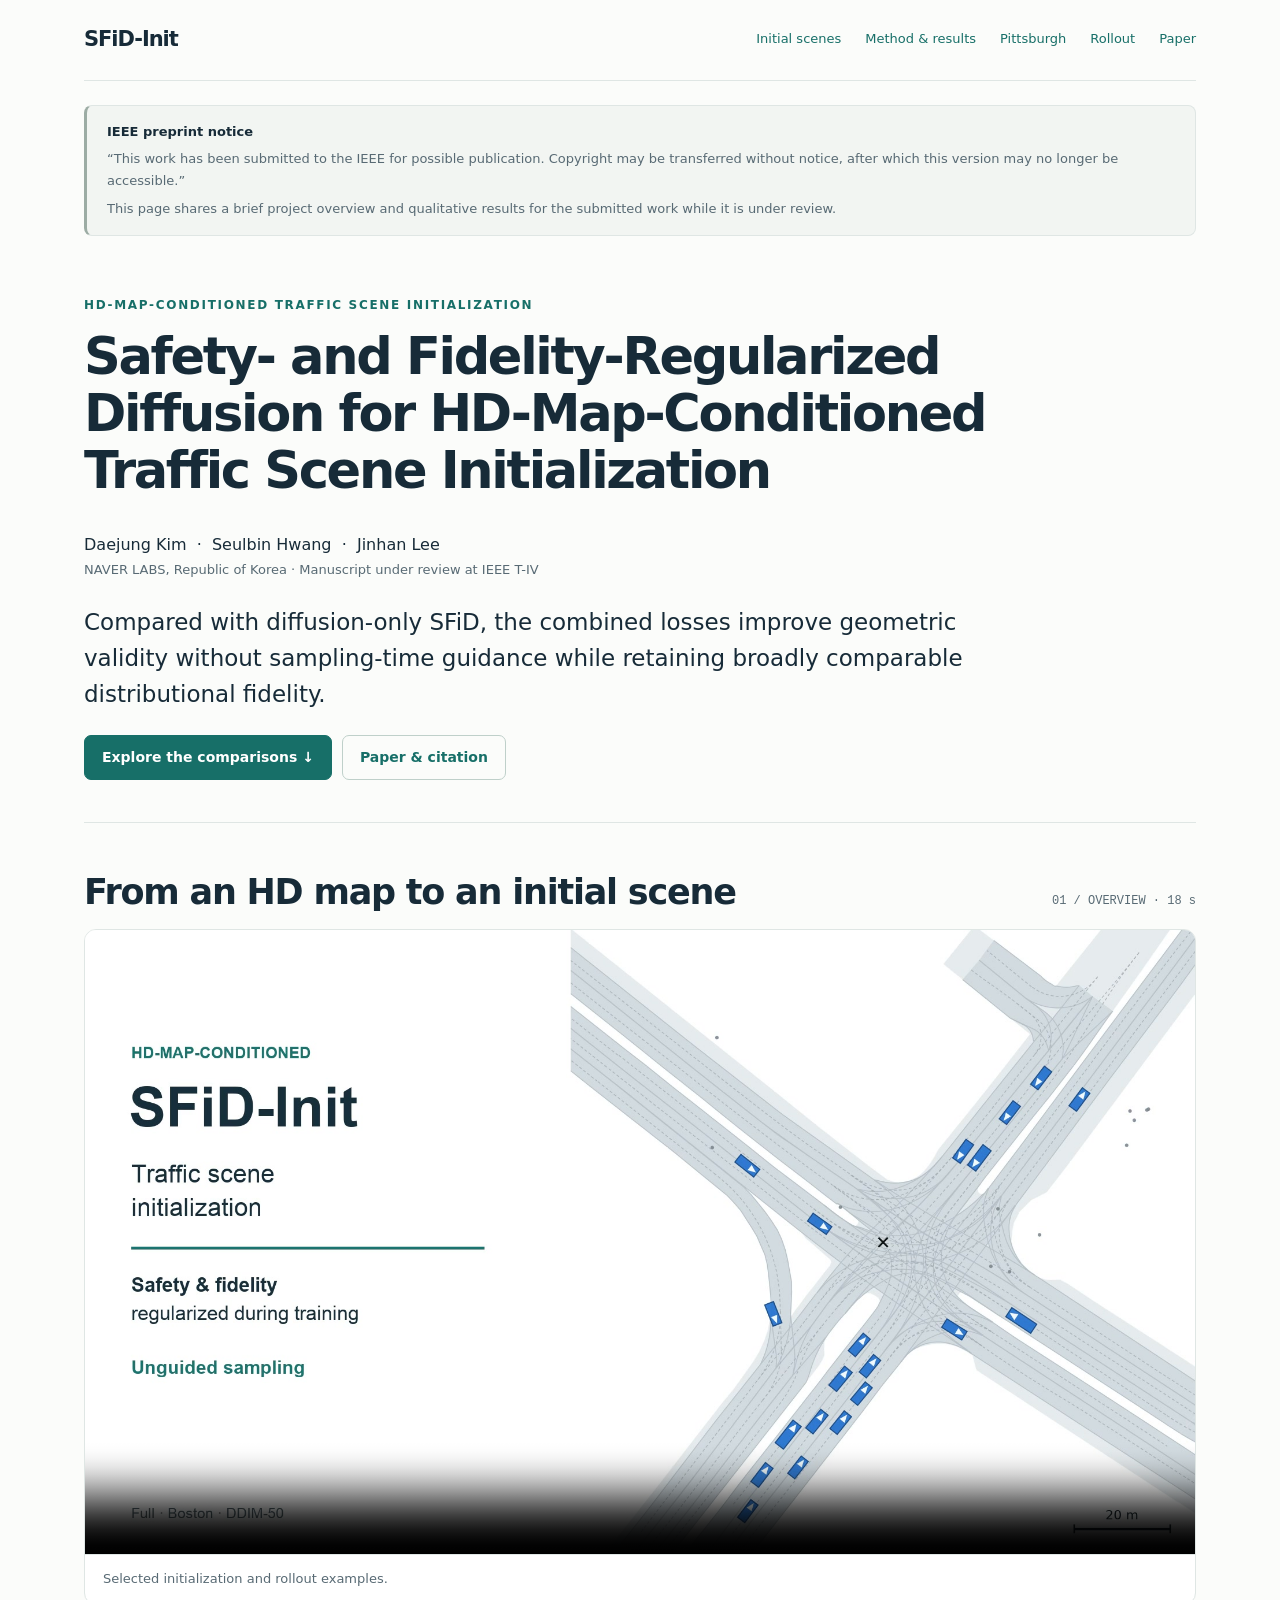
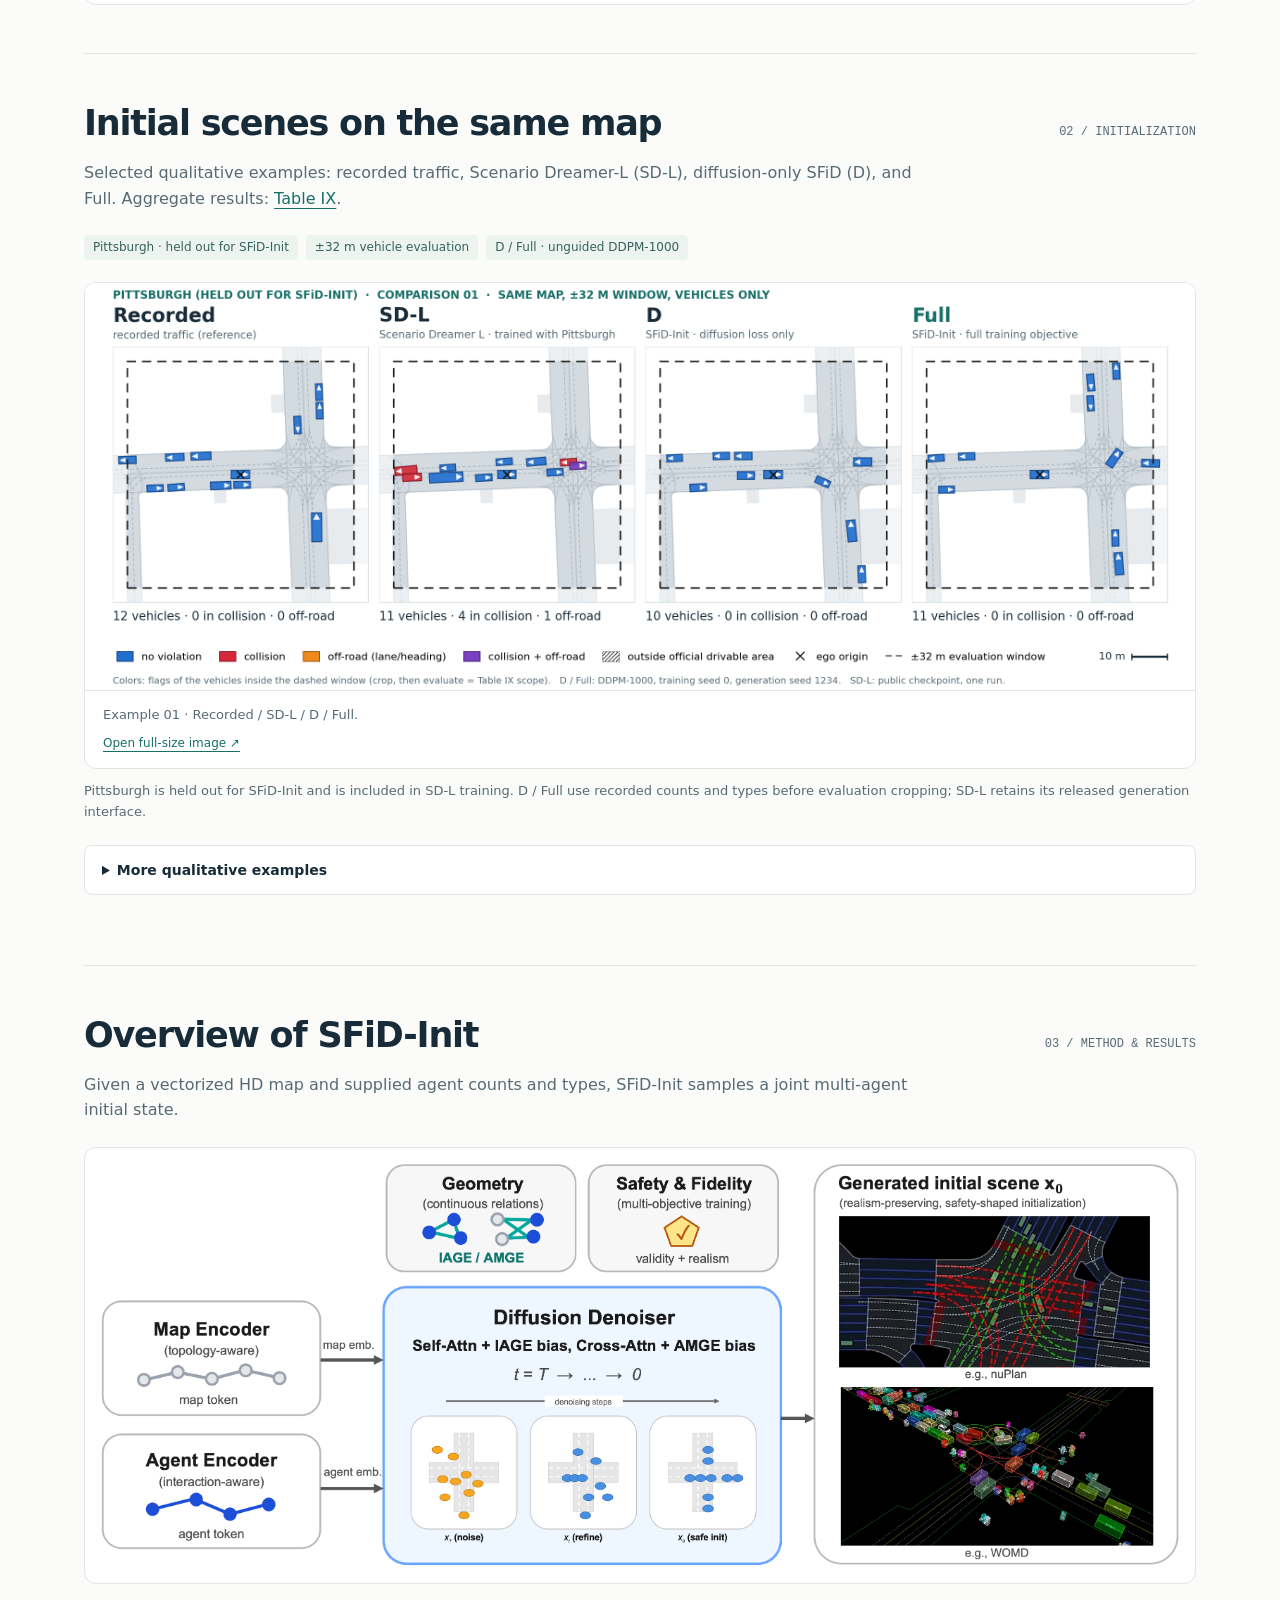
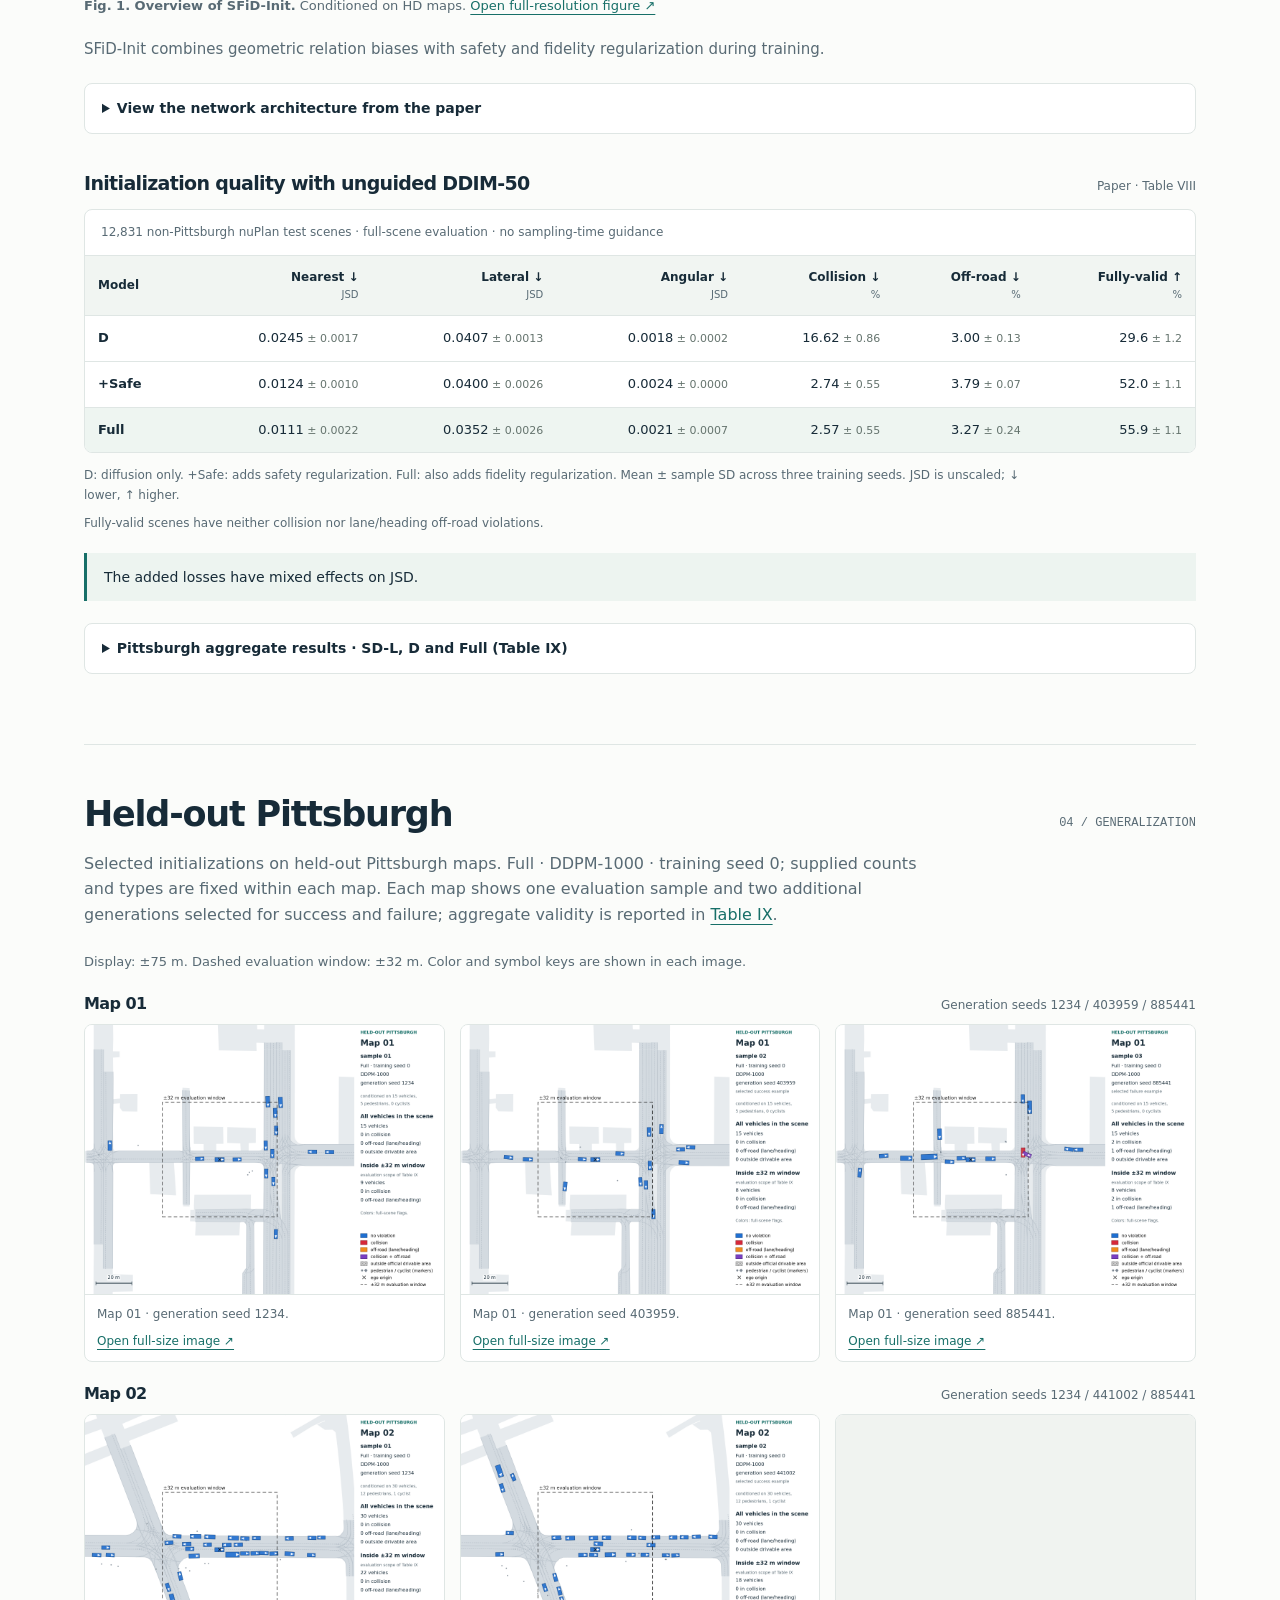
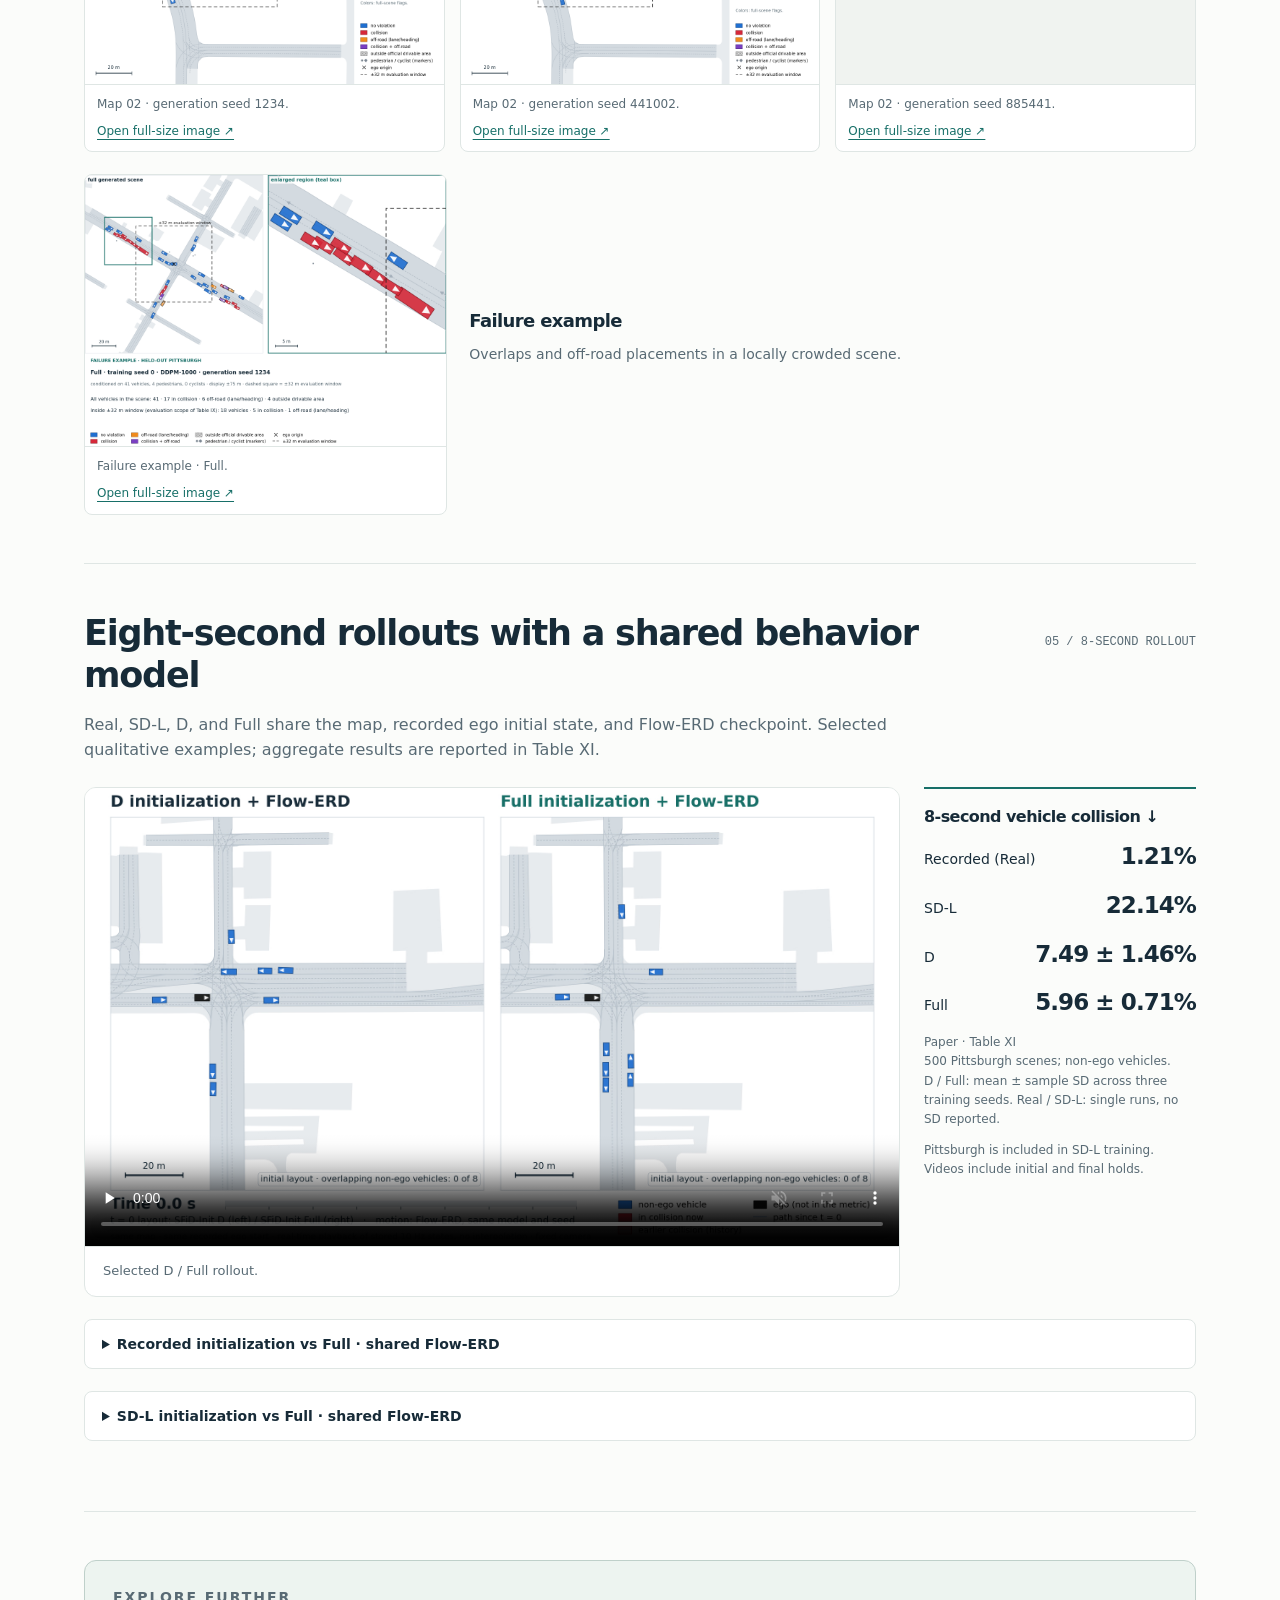
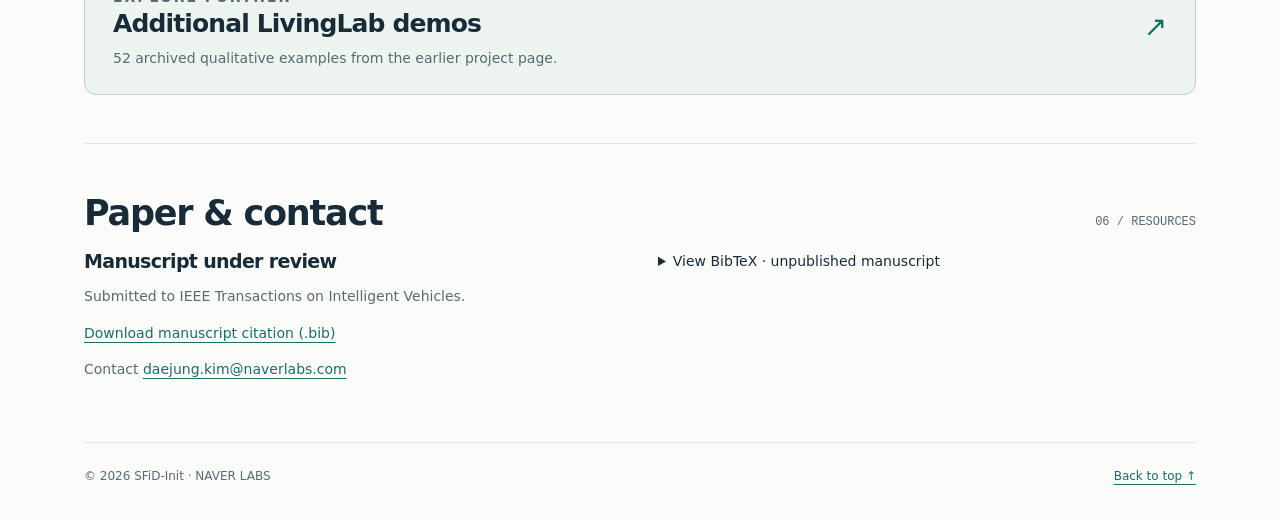
<file: index.html>
<!doctype html>
<html lang="en">
<head>
  <meta charset="utf-8"><meta name="viewport" content="width=device-width, initial-scale=1">
  <meta name="description" content="SFiD-Init: training-time safety and fidelity regularization for HD-map-conditioned traffic scene initialization. Research project page.">
  <title>SFiD-Init | HD-Map-Conditioned Traffic Scene Initialization</title>
  <link rel="stylesheet" href="assets/css/site.css">
  <script src="assets/js/main.js" defer></script>
</head>
<body>
<a class="skip-link" href="#main">Skip to content</a>
<div class="container">
  <nav class="site-nav" aria-label="Main navigation"><a class="brand" href="./index.html">SFiD-Init</a><div class="nav-links"><a href="#initial-comparison">Initial scenes</a><a href="#method">Method &amp; results</a><a href="#pittsburgh">Pittsburgh</a><a href="#rollout">Rollout</a><a href="#paper">Paper</a></div></nav>
  <aside class="preprint-notice" aria-labelledby="preprint-notice-heading">
    <h2 id="preprint-notice-heading">IEEE preprint notice</h2>
    <blockquote><p>“This work has been submitted to the IEEE for possible publication. Copyright may be transferred without notice, after which this version may no longer be accessible.”</p></blockquote>
    <p>This page shares a brief project overview and qualitative results for the submitted work while it is under review.</p>
  </aside>
  <main id="main">
    <header class="hero">
      <p class="eyebrow">HD-map-conditioned traffic scene initialization</p>
      <h1>Safety- and Fidelity-Regularized Diffusion for HD-Map-Conditioned Traffic Scene Initialization</h1>
      <p class="authors">Daejung Kim &nbsp;·&nbsp; Seulbin Hwang &nbsp;·&nbsp; Jinhan Lee</p>
      <p class="affiliation">NAVER LABS, Republic of Korea · Manuscript under review at IEEE T-IV</p>
      <p class="lead">Compared with diffusion-only SFiD, the combined losses improve geometric validity without sampling-time guidance while retaining broadly comparable distributional fidelity.</p>
      <div class="hero-links"><a class="button" href="#initial-comparison">Explore the comparisons ↓</a><a class="button secondary" href="#paper">Paper &amp; citation</a></div>
    </header>
    <p id="load-warning" class="load-warning" role="status" hidden></p>
    <noscript><p class="load-warning">JavaScript is disabled. Verified media, paper results, and the LivingLab gallery remain available below.</p></noscript>
    <section class="section" id="teaser" aria-labelledby="teaser-heading">
      <div class="section-heading"><h2 id="teaser-heading">From an HD map to an initial scene</h2><span class="section-kicker">01 / OVERVIEW · 18 s</span></div>
      <figure class="media-shell" data-asset="teaser" data-kind="video" data-status="verified"><div class="media-stage" data-stage><video controls muted playsinline preload="none" poster="assets/media/teaser_poster.jpg" src="assets/media/teaser.mp4" aria-label="Overview of SFiD-Init scene initialization and Flow-ERD rollout examples.">Your browser cannot play this video. <a href="assets/media/teaser.mp4">Open MP4</a></video></div><figcaption class="media-caption"><p data-caption>Selected initialization and rollout examples.</p></figcaption></figure>
    </section>
    <section class="section" id="initial-comparison" aria-labelledby="initial-comparison-heading">
      <div class="section-heading"><h2 id="initial-comparison-heading">Initial scenes on the same map</h2><span class="section-kicker">02 / INITIALIZATION</span></div>
      <p class="section-intro">Selected qualitative examples: recorded traffic, Scenario Dreamer-L (SD-L), diffusion-only SFiD (D), and Full. Aggregate results: <a href="#optional-results">Table IX</a>.</p>
      <div class="protocol"><span>Pittsburgh · held out for SFiD-Init</span><span>±32 m vehicle evaluation</span><span>D / Full · unguided DDPM-1000</span></div>
<figure class="media-shell" data-asset="initial_compare_01" data-kind="image" data-status="verified"><div class="comparison-stage" data-stage><a href="assets/figs/compare/initial_compare_01.png" target="_blank" rel="noopener" aria-label="Open full-size image: Selected Pittsburgh initializations: recorded traffic, SD-L, D and Full; oriented boxes show vehicle positions and headings."><img src="assets/figs/compare/initial_compare_01.png" loading="lazy" decoding="async" alt="Selected Pittsburgh initializations: recorded traffic, SD-L, D and Full; oriented boxes show vehicle positions and headings."></a></div><figcaption class="media-caption"><p data-caption>Example 01 · Recorded / SD-L / D / Full.</p><a class="full-size-link" href="assets/figs/compare/initial_compare_01.png" target="_blank" rel="noopener">Open full-size image ↗</a></figcaption></figure>
      <p class="figure-caption">Pittsburgh is held out for SFiD-Init and is included in SD-L training. D / Full use recorded counts and types before evaluation cropping; SD-L retains its released generation interface.</p>
      <details class="fold" data-optional-assets="initial_compare_02 initial_compare_03"><summary>More qualitative examples</summary><div class="fold-content comparison-stack"><figure class="media-shell" data-asset="initial_compare_02" data-kind="image" data-status="verified"><div class="comparison-stage" data-stage><a href="assets/figs/compare/initial_compare_02.png" target="_blank" rel="noopener" aria-label="Open full-size image: Selected Pittsburgh initializations: recorded traffic, SD-L, D and Full; oriented boxes show vehicle positions and headings."><img src="assets/figs/compare/initial_compare_02.png" loading="lazy" decoding="async" alt="Selected Pittsburgh initializations: recorded traffic, SD-L, D and Full; oriented boxes show vehicle positions and headings."></a></div><figcaption class="media-caption"><p data-caption>Example 02 · Recorded / SD-L / D / Full.</p><a class="full-size-link" href="assets/figs/compare/initial_compare_02.png" target="_blank" rel="noopener">Open full-size image ↗</a></figcaption></figure><figure class="media-shell" data-asset="initial_compare_03" data-kind="image" data-status="verified"><div class="comparison-stage" data-stage><a href="assets/figs/compare/initial_compare_03.png" target="_blank" rel="noopener" aria-label="Open full-size image: Selected Pittsburgh initializations: recorded traffic, SD-L, D and Full; oriented boxes show vehicle positions and headings."><img src="assets/figs/compare/initial_compare_03.png" loading="lazy" decoding="async" alt="Selected Pittsburgh initializations: recorded traffic, SD-L, D and Full; oriented boxes show vehicle positions and headings."></a></div><figcaption class="media-caption"><p data-caption>Example 03 · Recorded / SD-L / D / Full.</p><a class="full-size-link" href="assets/figs/compare/initial_compare_03.png" target="_blank" rel="noopener">Open full-size image ↗</a></figcaption></figure></div></details>
    </section>
    <section class="section" id="method" aria-labelledby="method-heading">
      <div class="section-heading"><h2 id="method-heading">Overview of SFiD-Init</h2><span class="section-kicker">03 / METHOD &amp; RESULTS</span></div>
      <p class="section-intro">Given a vectorized HD map and supplied agent counts and types, SFiD-Init samples a joint multi-agent initial state.</p>
      <figure>
        <div class="method-figure" role="region" aria-label="Figure 1 from the paper; scroll horizontally on small screens" tabindex="0"><img src="assets/figs/overview_revision.png" width="3061" height="1145" loading="lazy" alt="Overview of SFiD-Init from Figure 1: topology-aware Map Encoder and interaction-aware Agent Encoder condition a Diffusion Denoiser with IAGE and AMGE geometric relations and training-time safety and fidelity regularization."></div>
        <figcaption class="figure-caption"><strong>Fig. 1. Overview of SFiD-Init.</strong> Conditioned on HD maps. <a href="assets/figs/overview_revision.png" target="_blank" rel="noopener">Open full-resolution figure ↗</a></figcaption>
      </figure>
      <p class="method-description">SFiD-Init combines geometric relation biases with safety and fidelity regularization during training.</p>
      <details class="fold"><summary>View the network architecture from the paper</summary><div class="fold-content"><img class="network-image" src="assets/figs/network_revision.png" loading="lazy" alt="Architecture from Figure 2 of the current manuscript: Map Encoder, Agent Encoder, and Diffusion Denoiser."><a class="architecture-link" href="assets/figs/network_revision.png" target="_blank" rel="noopener">Open full-resolution architecture ↗</a></div></details>
      <div class="table-block"><div class="table-title"><h3>Initialization quality with unguided DDIM-50</h3><span>Paper · Table VIII</span></div>
      <div class="table-scroll" role="region" aria-label="12,831 non-Pittsburgh nuPlan test scenes · full-scene evaluation · no sampling-time guidance" tabindex="0"><table id="main-results"><caption>12,831 non-Pittsburgh nuPlan test scenes · full-scene evaluation · no sampling-time guidance</caption><thead><tr><th scope="col">Model</th><th scope="col">Nearest ↓<small>JSD</small></th><th scope="col">Lateral ↓<small>JSD</small></th><th scope="col">Angular ↓<small>JSD</small></th><th scope="col">Collision ↓<small>%</small></th><th scope="col">Off-road ↓<small>%</small></th><th scope="col">Fully-valid ↑<small>%</small></th></tr></thead><tbody><tr><th scope="row">D</th><td>0.0245<span class="metric-sd"> ± 0.0017</span></td><td>0.0407<span class="metric-sd"> ± 0.0013</span></td><td>0.0018<span class="metric-sd"> ± 0.0002</span></td><td>16.62<span class="metric-sd"> ± 0.86</span></td><td>3.00<span class="metric-sd"> ± 0.13</span></td><td>29.6<span class="metric-sd"> ± 1.2</span></td></tr><tr><th scope="row">+Safe</th><td>0.0124<span class="metric-sd"> ± 0.0010</span></td><td>0.0400<span class="metric-sd"> ± 0.0026</span></td><td>0.0024<span class="metric-sd"> ± 0.0000</span></td><td>2.74<span class="metric-sd"> ± 0.55</span></td><td>3.79<span class="metric-sd"> ± 0.07</span></td><td>52.0<span class="metric-sd"> ± 1.1</span></td></tr><tr class="full"><th scope="row">Full</th><td>0.0111<span class="metric-sd"> ± 0.0022</span></td><td>0.0352<span class="metric-sd"> ± 0.0026</span></td><td>0.0021<span class="metric-sd"> ± 0.0007</span></td><td>2.57<span class="metric-sd"> ± 0.55</span></td><td>3.27<span class="metric-sd"> ± 0.24</span></td><td>55.9<span class="metric-sd"> ± 1.1</span></td></tr></tbody></table></div>
      <p class="table-note">D: diffusion only. +Safe: adds safety regularization. Full: also adds fidelity regularization. Mean ± sample SD across three training seeds. JSD is unscaled; ↓ lower, ↑ higher.</p>
      <p class="table-note">Fully-valid scenes have neither collision nor lane/heading off-road violations.</p>
      <p class="tradeoff">The added losses have mixed effects on JSD.</p></div>
      <details class="fold" id="optional-results"><summary>Pittsburgh aggregate results · SD-L, D and Full (Table IX)</summary><div class="fold-content"><div class="table-scroll" role="region" aria-label="5,622 Pittsburgh scenes · ±32 m vehicle evaluation · D / Full: DDPM-1000" tabindex="0"><table id="pittsburgh-results"><caption>5,622 Pittsburgh scenes · ±32 m vehicle evaluation · D / Full: DDPM-1000</caption><thead><tr><th scope="col">Model</th><th scope="col">Nearest ↓<small>JSD</small></th><th scope="col">Lateral ↓<small>JSD</small></th><th scope="col">Angular ↓<small>JSD</small></th><th scope="col">Collision ↓<small>%</small></th><th scope="col">Off-road ↓<small>%</small></th><th scope="col">Fully-valid ↑<small>%</small></th></tr></thead><tbody><tr><th scope="row">SD-L</th><td>0.0471</td><td>0.0846</td><td>0.1110</td><td>24.06</td><td>32.98</td><td>19.1</td></tr><tr><th scope="row">D</th><td>0.0097<span class="metric-sd"> ± 0.0005</span></td><td>0.0266<span class="metric-sd"> ± 0.0032</span></td><td>0.0151<span class="metric-sd"> ± 0.0028</span></td><td>6.12<span class="metric-sd"> ± 1.26</span></td><td>5.15<span class="metric-sd"> ± 1.05</span></td><td>61.6<span class="metric-sd"> ± 4.4</span></td></tr><tr class="full"><th scope="row">Full</th><td>0.0097<span class="metric-sd"> ± 0.0012</span></td><td>0.0277<span class="metric-sd"> ± 0.0025</span></td><td>0.0159<span class="metric-sd"> ± 0.0021</span></td><td>5.34<span class="metric-sd"> ± 0.55</span></td><td>4.37<span class="metric-sd"> ± 0.54</span></td><td>65.6<span class="metric-sd"> ± 1.5</span></td></tr></tbody></table></div><p class="table-note">D / Full: three training seeds, each averaged over three generation seeds; ± is sample SD across training seeds. SD-L: one released-checkpoint run, no SD reported. Pittsburgh is held out for SFiD-Init only.</p></div></details>
    </section>
    <section class="section" id="pittsburgh" aria-labelledby="pittsburgh-heading">
      <div class="section-heading"><h2 id="pittsburgh-heading">Held-out Pittsburgh</h2><span class="section-kicker">04 / GENERALIZATION</span></div>
      <p class="section-intro">Selected initializations on held-out Pittsburgh maps. Full · DDPM-1000 · training seed 0; supplied counts and types are fixed within each map. Each map shows one evaluation sample and two additional generations selected for success and failure; aggregate validity is reported in <a href="#optional-results">Table IX</a>.</p>
      <p class="legend">Display: ±75 m. Dashed evaluation window: ±32 m. Color and symbol keys are shown in each image.</p>
<div class="sample-row"><h3>Map 01<span>Generation seeds 1234 / 403959 / 885441</span></h3><div class="sample-grid"><figure class="sample-card" data-asset="pittsburgh_map01_sample01" data-kind="image" data-status="verified"><div class="sample-stage" data-stage><a href="assets/figs/pittsburgh/pittsburgh_map01_sample01.png" target="_blank" rel="noopener" aria-label="Open full-size image: Full initialization on Pittsburgh map 01, generation seed 1234; colors indicate geometric validity checks."><img src="assets/figs/pittsburgh/pittsburgh_map01_sample01.png" loading="lazy" decoding="async" alt="Full initialization on Pittsburgh map 01, generation seed 1234; colors indicate geometric validity checks."></a></div><figcaption class="media-caption"><p data-caption>Map 01 · generation seed 1234.</p><a class="full-size-link" href="assets/figs/pittsburgh/pittsburgh_map01_sample01.png" target="_blank" rel="noopener">Open full-size image ↗</a></figcaption></figure><figure class="sample-card" data-asset="pittsburgh_map01_sample02" data-kind="image" data-status="verified"><div class="sample-stage" data-stage><a href="assets/figs/pittsburgh/pittsburgh_map01_sample02.png" target="_blank" rel="noopener" aria-label="Open full-size image: Full initialization on Pittsburgh map 01, generation seed 403959; colors indicate geometric validity checks."><img src="assets/figs/pittsburgh/pittsburgh_map01_sample02.png" loading="lazy" decoding="async" alt="Full initialization on Pittsburgh map 01, generation seed 403959; colors indicate geometric validity checks."></a></div><figcaption class="media-caption"><p data-caption>Map 01 · generation seed 403959.</p><a class="full-size-link" href="assets/figs/pittsburgh/pittsburgh_map01_sample02.png" target="_blank" rel="noopener">Open full-size image ↗</a></figcaption></figure><figure class="sample-card" data-asset="pittsburgh_map01_sample03" data-kind="image" data-status="verified"><div class="sample-stage" data-stage><a href="assets/figs/pittsburgh/pittsburgh_map01_sample03.png" target="_blank" rel="noopener" aria-label="Open full-size image: Full initialization on Pittsburgh map 01, generation seed 885441; colors indicate geometric validity checks."><img src="assets/figs/pittsburgh/pittsburgh_map01_sample03.png" loading="lazy" decoding="async" alt="Full initialization on Pittsburgh map 01, generation seed 885441; colors indicate geometric validity checks."></a></div><figcaption class="media-caption"><p data-caption>Map 01 · generation seed 885441.</p><a class="full-size-link" href="assets/figs/pittsburgh/pittsburgh_map01_sample03.png" target="_blank" rel="noopener">Open full-size image ↗</a></figcaption></figure></div></div>
<div class="sample-row"><h3>Map 02<span>Generation seeds 1234 / 441002 / 885441</span></h3><div class="sample-grid"><figure class="sample-card" data-asset="pittsburgh_map02_sample01" data-kind="image" data-status="verified"><div class="sample-stage" data-stage><a href="assets/figs/pittsburgh/pittsburgh_map02_sample01.png" target="_blank" rel="noopener" aria-label="Open full-size image: Full initialization on Pittsburgh map 02, generation seed 1234; colors indicate geometric validity checks."><img src="assets/figs/pittsburgh/pittsburgh_map02_sample01.png" loading="lazy" decoding="async" alt="Full initialization on Pittsburgh map 02, generation seed 1234; colors indicate geometric validity checks."></a></div><figcaption class="media-caption"><p data-caption>Map 02 · generation seed 1234.</p><a class="full-size-link" href="assets/figs/pittsburgh/pittsburgh_map02_sample01.png" target="_blank" rel="noopener">Open full-size image ↗</a></figcaption></figure><figure class="sample-card" data-asset="pittsburgh_map02_sample02" data-kind="image" data-status="verified"><div class="sample-stage" data-stage><a href="assets/figs/pittsburgh/pittsburgh_map02_sample02.png" target="_blank" rel="noopener" aria-label="Open full-size image: Full initialization on Pittsburgh map 02, generation seed 441002; colors indicate geometric validity checks."><img src="assets/figs/pittsburgh/pittsburgh_map02_sample02.png" loading="lazy" decoding="async" alt="Full initialization on Pittsburgh map 02, generation seed 441002; colors indicate geometric validity checks."></a></div><figcaption class="media-caption"><p data-caption>Map 02 · generation seed 441002.</p><a class="full-size-link" href="assets/figs/pittsburgh/pittsburgh_map02_sample02.png" target="_blank" rel="noopener">Open full-size image ↗</a></figcaption></figure><figure class="sample-card" data-asset="pittsburgh_map02_sample03" data-kind="image" data-status="verified"><div class="sample-stage" data-stage><a href="assets/figs/pittsburgh/pittsburgh_map02_sample03.png" target="_blank" rel="noopener" aria-label="Open full-size image: Full initialization on Pittsburgh map 02, generation seed 885441; colors indicate geometric validity checks."><img src="assets/figs/pittsburgh/pittsburgh_map02_sample03.png" loading="lazy" decoding="async" alt="Full initialization on Pittsburgh map 02, generation seed 885441; colors indicate geometric validity checks."></a></div><figcaption class="media-caption"><p data-caption>Map 02 · generation seed 885441.</p><a class="full-size-link" href="assets/figs/pittsburgh/pittsburgh_map02_sample03.png" target="_blank" rel="noopener">Open full-size image ↗</a></figcaption></figure></div></div>
<div class="failure-layout"><figure class="sample-card" data-asset="pittsburgh_failure" data-kind="image" data-status="verified"><div class="sample-stage" data-stage><a href="assets/figs/pittsburgh/pittsburgh_failure.png" target="_blank" rel="noopener" aria-label="Open full-size image: Selected Pittsburgh failure example with an enlarged region showing overlaps and off-road placements."><img src="assets/figs/pittsburgh/pittsburgh_failure.png" loading="lazy" decoding="async" alt="Selected Pittsburgh failure example with an enlarged region showing overlaps and off-road placements."></a></div><figcaption class="media-caption"><p data-caption>Failure example · Full.</p><a class="full-size-link" href="assets/figs/pittsburgh/pittsburgh_failure.png" target="_blank" rel="noopener">Open full-size image ↗</a></figcaption></figure><div><h3>Failure example</h3><p>Overlaps and off-road placements in a locally crowded scene.</p></div></div>
    </section>
    <section class="section" id="rollout" aria-labelledby="rollout-heading">
      <div class="section-heading"><h2 id="rollout-heading">Eight-second rollouts with a shared behavior model</h2><span class="section-kicker">05 / 8-SECOND ROLLOUT</span></div>
      <p class="section-intro">Real, SD-L, D, and Full share the map, recorded ego initial state, and Flow-ERD checkpoint. Selected qualitative examples; aggregate results are reported in Table XI.</p>
      <div class="rollout-layout"><div><figure class="media-shell" data-asset="rollout_compare_01" data-kind="video" data-status="verified"><div class="media-stage" data-stage><video controls muted playsinline preload="none" poster="assets/media/rollout_compare_01_poster.jpg" src="assets/media/rollout_compare_01.mp4" aria-label="Selected paired rollout from D and Full initializations using the same Flow-ERD model.">Your browser cannot play this video. <a href="assets/media/rollout_compare_01.mp4">Open MP4</a></video></div><figcaption class="media-caption"><p data-caption>Selected D / Full rollout.</p></figcaption></figure></div><aside class="rollout-stats" aria-label="Aggregate rollout collision rates"><h3>8-second vehicle collision ↓</h3><div class="stat-line"><span>Recorded (Real)</span><strong data-rollout-model="Real">1.21%</strong></div><div class="stat-line"><span>SD-L</span><strong data-rollout-model="SD-L">22.14%</strong></div><div class="stat-line"><span>D</span><strong data-rollout-model="D">7.49 ± 1.46%</strong></div><div class="stat-line"><span>Full</span><strong data-rollout-model="Full">5.96 ± 0.71%</strong></div><p>Paper · Table XI<br>500 Pittsburgh scenes; non-ego vehicles.<br>D / Full: mean ± sample SD across three training seeds. Real / SD-L: single runs, no SD reported.</p><p>Pittsburgh is included in SD-L training. Videos include initial and final holds.</p></aside></div>
      <details class="fold" id="rollout-optional" data-optional-assets="rollout_compare_02"><summary>Recorded initialization vs Full · shared Flow-ERD</summary><div class="fold-content"><figure class="media-shell" data-asset="rollout_compare_02" data-kind="video" data-status="verified"><div class="media-stage" data-stage><video controls muted playsinline preload="none" poster="assets/media/rollout_compare_02_poster.jpg" src="assets/media/rollout_compare_02.mp4" aria-label="Selected paired rollout from recorded and Full initial states using the same Flow-ERD model.">Your browser cannot play this video. <a href="assets/media/rollout_compare_02.mp4">Open MP4</a></video></div><figcaption class="media-caption"><p data-caption>Selected Recorded / Full rollout. Recorded uses observed initial states, not future-trajectory replay.</p></figcaption></figure></div></details>
      <details class="fold" id="rollout-sdl" data-optional-assets="rollout_compare_03"><summary>SD-L initialization vs Full · shared Flow-ERD</summary><div class="fold-content"><figure class="media-shell" data-asset="rollout_compare_03" data-kind="video" data-status="verified"><div class="media-stage" data-stage><video controls muted playsinline preload="none" poster="assets/media/rollout_compare_03_poster.jpg" src="assets/media/rollout_compare_03.mp4" aria-label="Selected paired rollout from SD-L and Full initializations using the same Flow-ERD model.">Your browser cannot play this video. <a href="assets/media/rollout_compare_03.mp4">Open MP4</a></video></div><figcaption class="media-caption"><p data-caption>Selected SD-L / Full rollout.</p></figcaption></figure></div></details>
    </section>
    <section class="section" id="livinglab" aria-labelledby="livinglab-heading">
      <a class="additional-link" href="livinglab.html"><div><p class="eyebrow">Explore further</p><h2 id="livinglab-heading">Additional LivingLab demos</h2><p>52 archived qualitative examples from the earlier project page.</p></div><span aria-hidden="true">↗</span></a>
    </section>
    <section class="section" id="paper" aria-labelledby="paper-heading">
      <div class="section-heading"><h2 id="paper-heading">Paper &amp; contact</h2><span class="section-kicker">06 / RESOURCES</span></div>
      <div class="paper-layout"><div><h3>Manuscript under review</h3><p>Submitted to IEEE Transactions on Intelligent Vehicles.</p><p><a href="assets/paper/citation.bib" download>Download manuscript citation (.bib)</a></p><p>Contact <a href="mailto:daejung.kim@naverlabs.com">daejung.kim@naverlabs.com</a></p></div><div class="citation"><details><summary>View BibTeX · unpublished manuscript</summary><pre><code>@unpublished{kim2026sfidinit,
  title = {Safety- and Fidelity-Regularized Diffusion for HD-Map-Conditioned Traffic Scene Initialization},
  author = {Daejung Kim and Seulbin Hwang and Jinhan Lee},
  year = {2026},
  note = {Manuscript under review at IEEE Transactions on Intelligent Vehicles}
}</code></pre></details></div></div>
    </section>
  </main>
  <footer class="site-footer"><p>© 2026 SFiD-Init · NAVER LABS</p><a href="#main">Back to top ↑</a></footer>
</div>
</body>
</html>
</file>
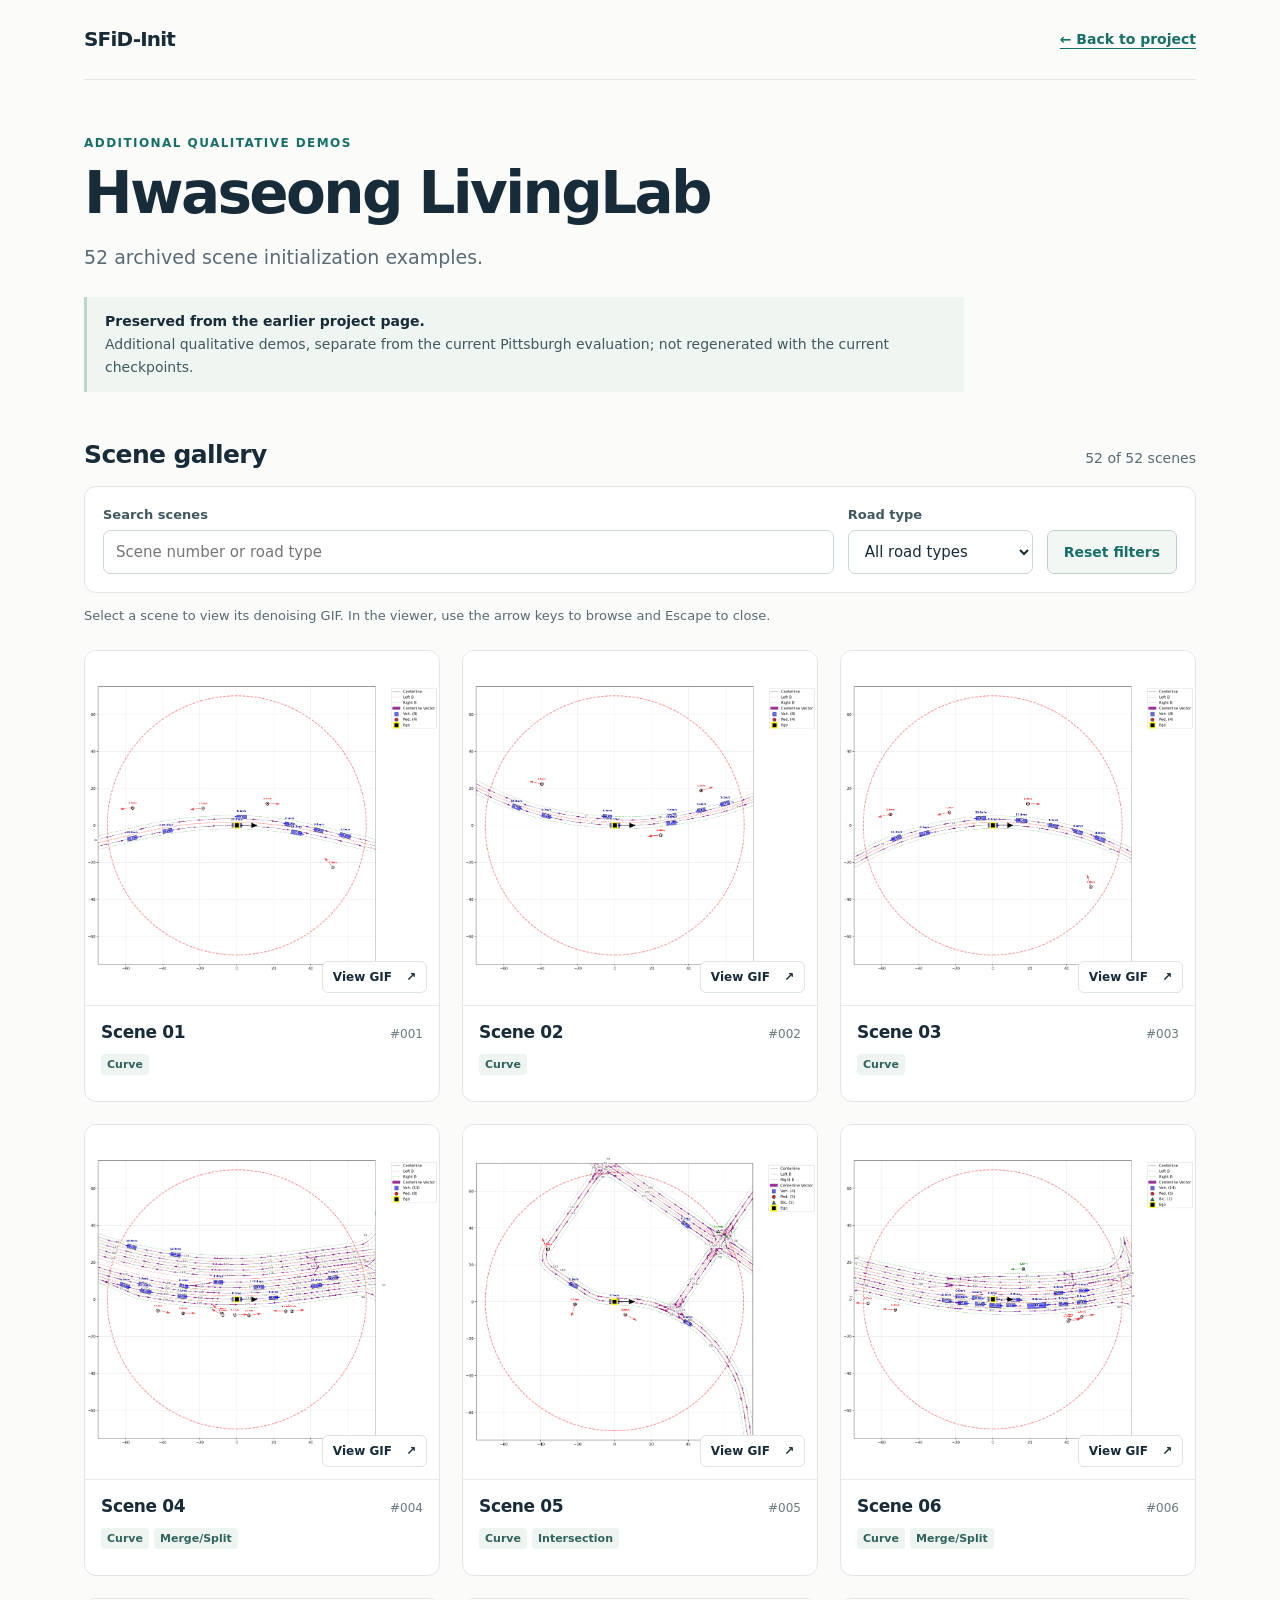
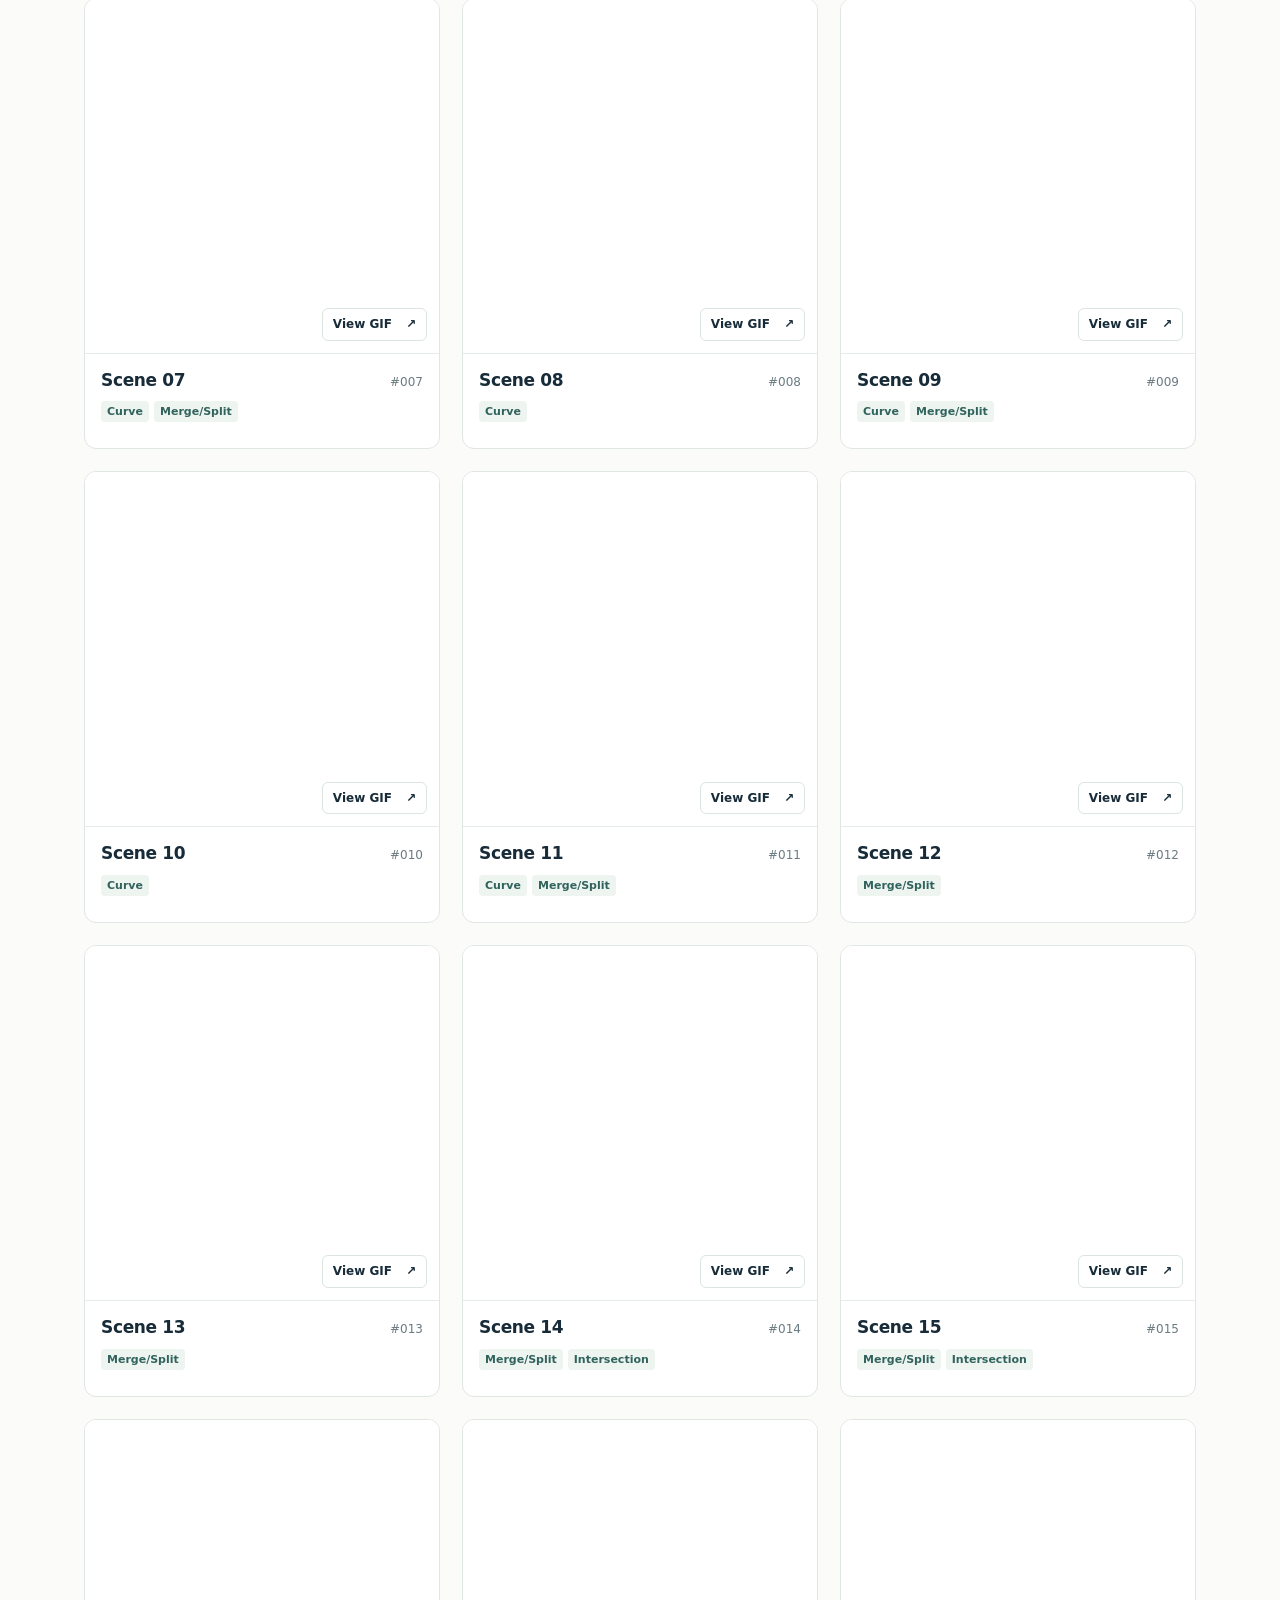
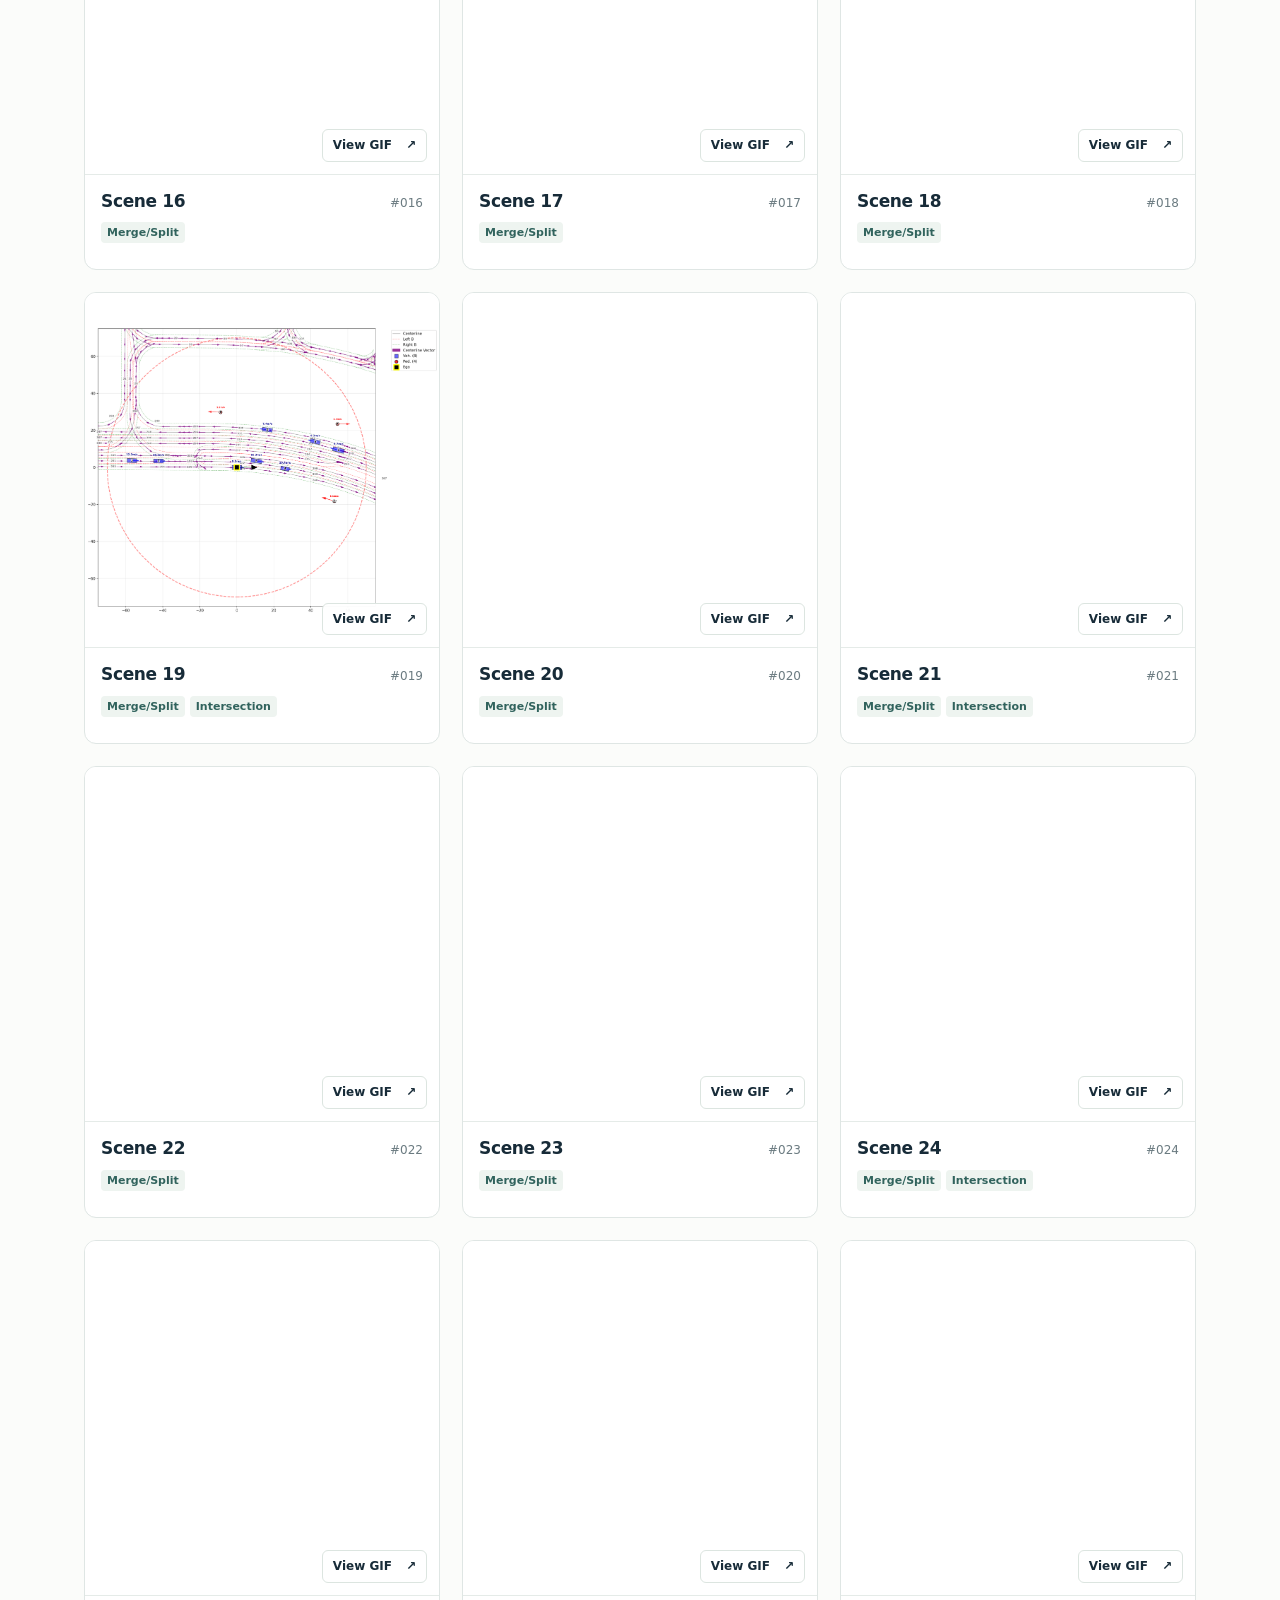
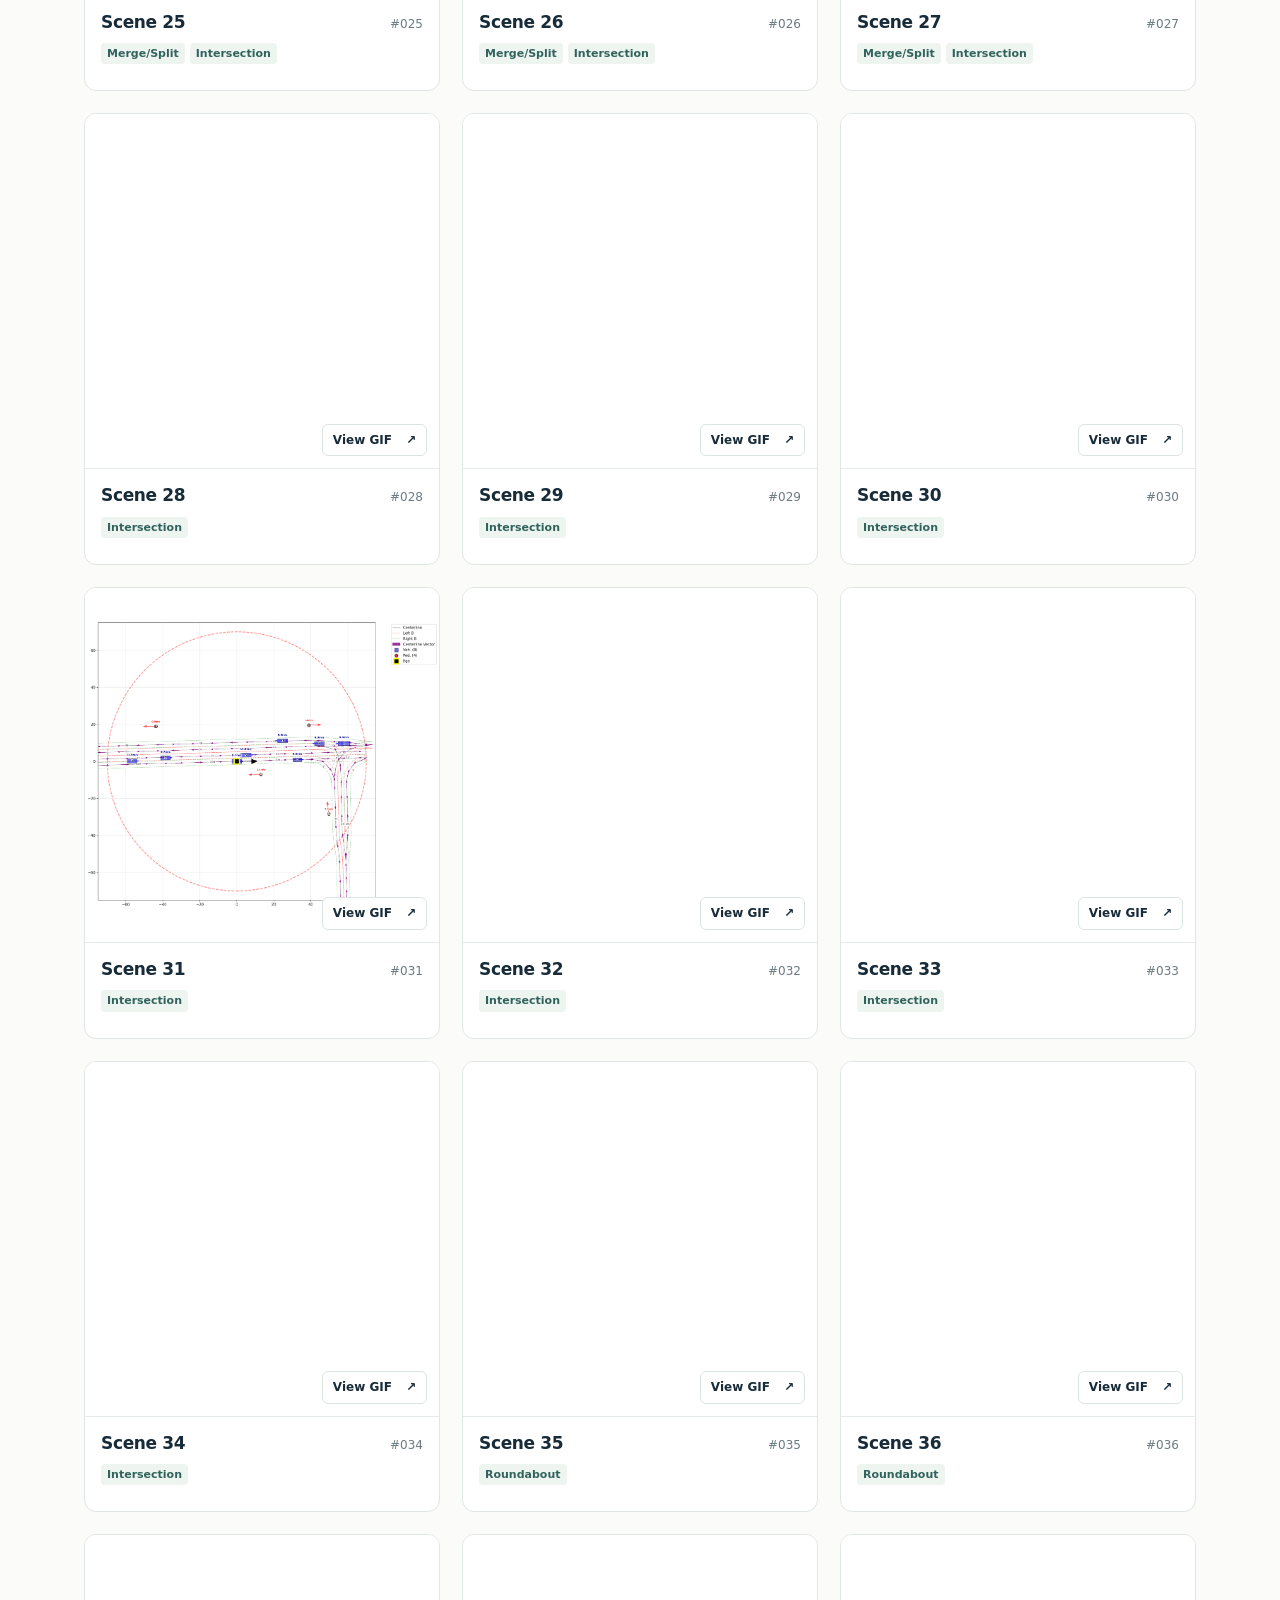
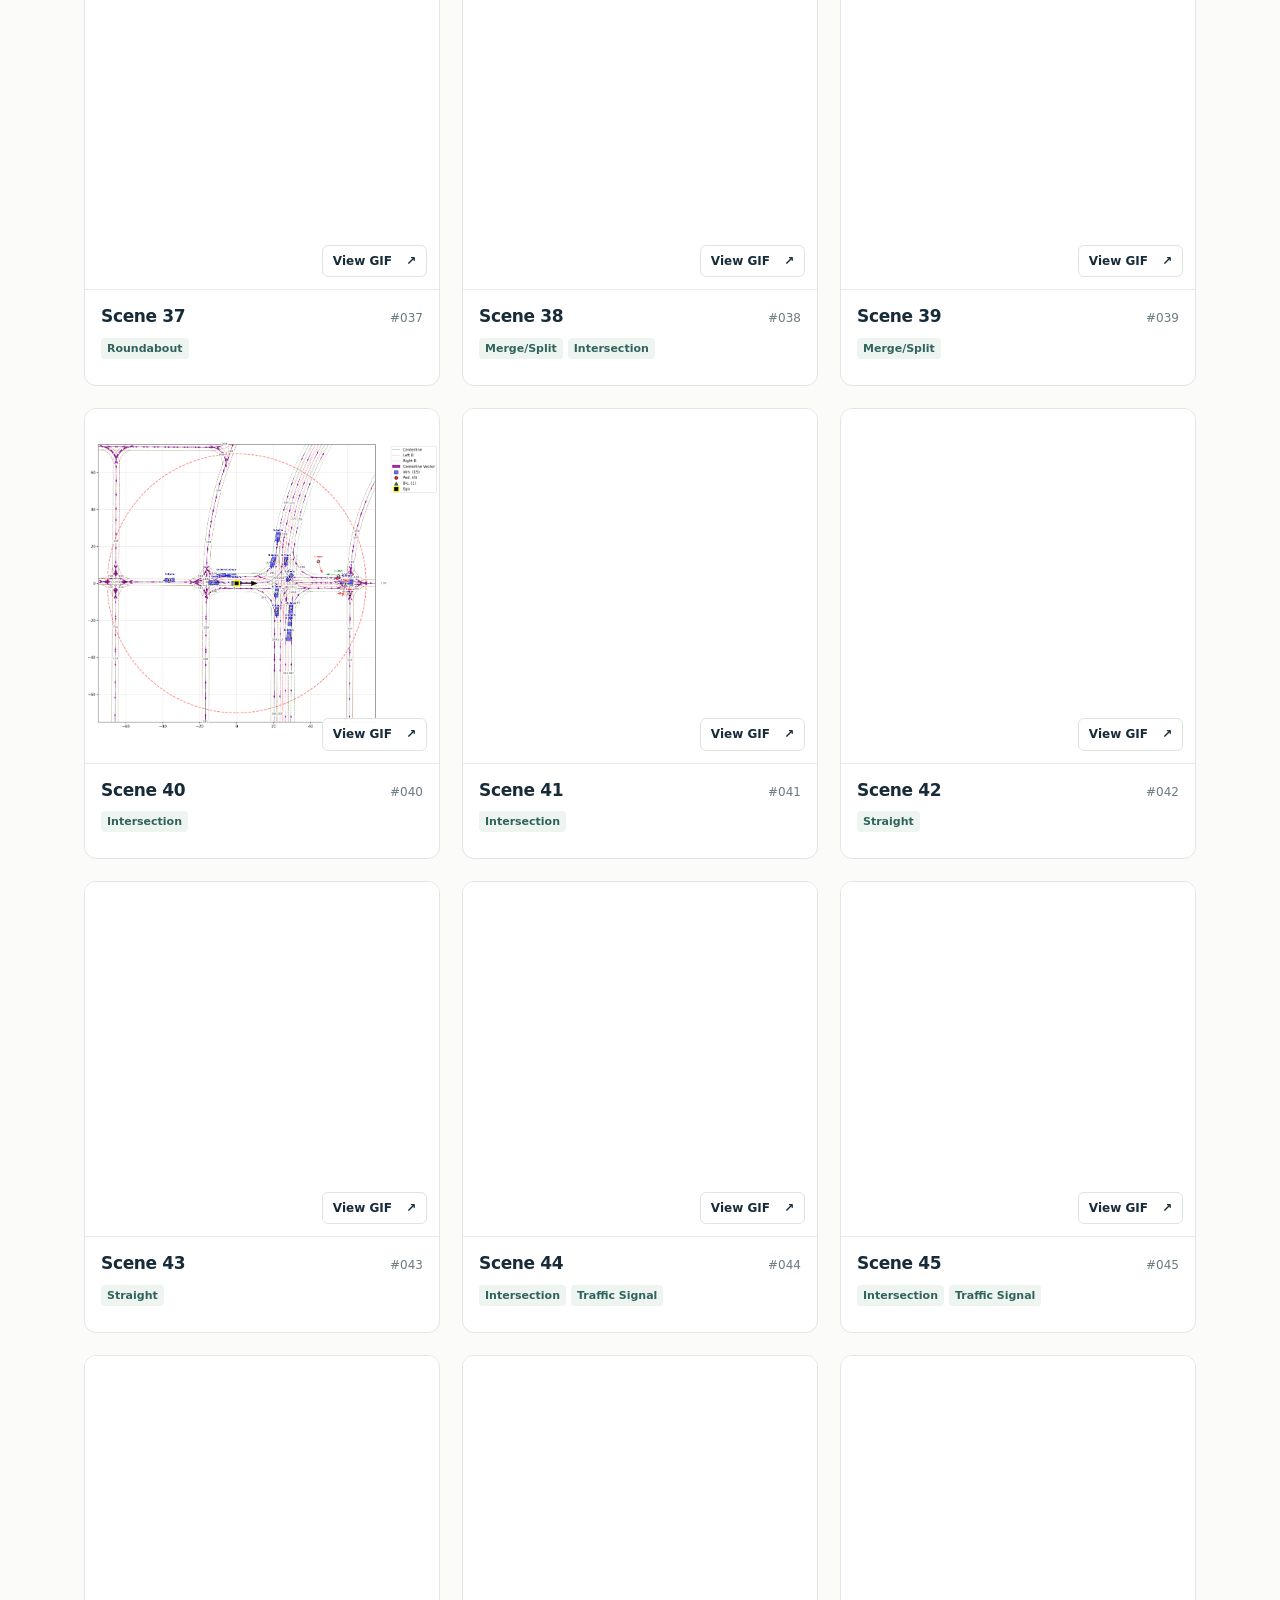
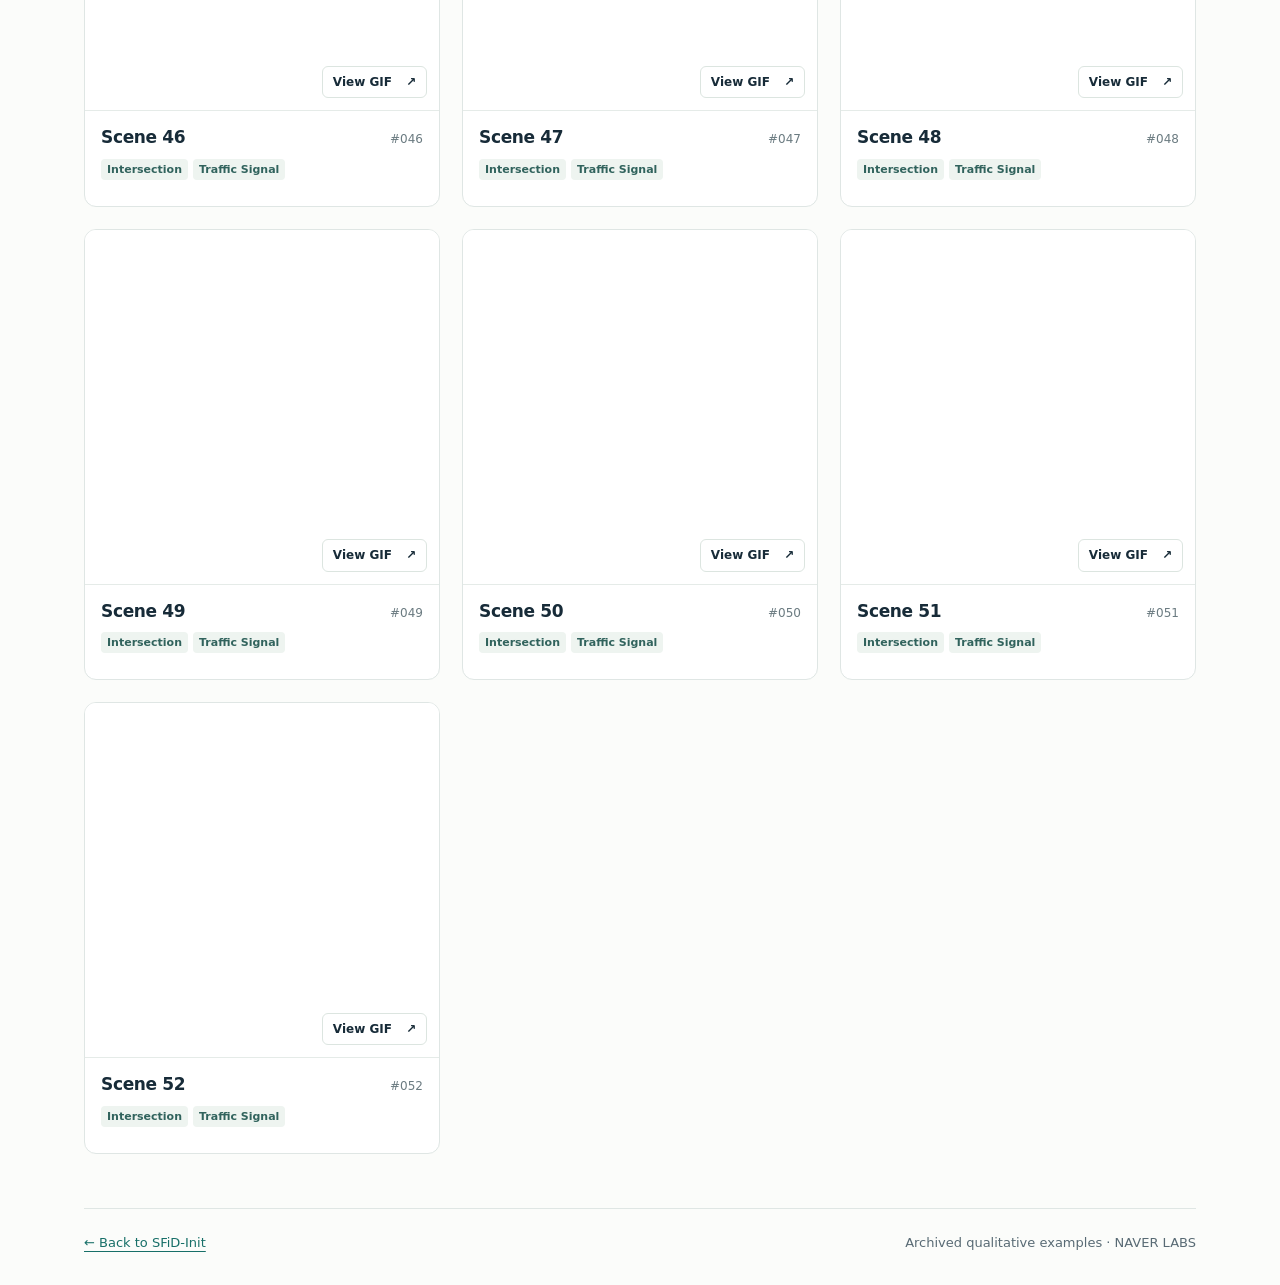
<file: livinglab.html>
<!doctype html>
<html lang="en">
<head>
  <meta charset="utf-8">
  <meta name="viewport" content="width=device-width, initial-scale=1">
  <meta name="description" content="52 archived qualitative SFiD-Init demos on Hwaseong LivingLab maps, preserved from the earlier project page.">
  <title>Additional LivingLab demos | SFiD-Init</title>
  <link rel="stylesheet" href="assets/css/site.css">
  <link rel="stylesheet" href="assets/css/livinglab.css">
  <script src="assets/js/livinglab.js" defer></script>
</head>
<body class="ll-page">
  <a class="ll-skip" href="#gallery">Skip to gallery</a>
  <div class="ll-wrap">
    <nav class="ll-topbar" aria-label="Page navigation">
      <a class="ll-brand" href="./index.html">SFiD-Init</a>
      <a class="ll-back" href="./index.html#livinglab">← Back to project</a>
    </nav>
    <main>
      <header class="ll-intro">
        <p class="ll-eyebrow">Additional qualitative demos</p>
        <h1>Hwaseong LivingLab</h1>
        <p class="ll-lead">52 archived scene initialization examples.</p>
        <aside class="ll-archive-note" aria-label="About these archived demos">
          <strong>Preserved from the earlier project page.</strong>
          Additional qualitative demos, separate from the current Pittsburgh evaluation; not regenerated with the current checkpoints.
        </aside>
      </header>
      <section aria-labelledby="gallery-heading">
        <div class="ll-section-heading">
          <h2 id="gallery-heading">Scene gallery</h2>
          <p id="gallery-count" role="status" aria-live="polite">52 of 52 scenes</p>
        </div>
        <form class="ll-filters" id="gallery-filters" role="search" aria-label="Filter LivingLab scenes" hidden>
          <label class="ll-search-label" for="gallery-search">Search scenes
            <input id="gallery-search" type="search" placeholder="Scene number or road type" autocomplete="off">
          </label>
          <label for="gallery-category">Road type
            <select id="gallery-category">
              <option value="all">All road types</option>
              <option value="curve">Curve</option>
              <option value="mergesplit">Merge/Split</option>
              <option value="intersection">Intersection</option>
              <option value="roundabout">Roundabout</option>
              <option value="straight">Straight</option>
              <option value="traffic">Traffic Signal</option>
            </select>
          </label>
          <button type="reset" class="ll-reset">Reset filters</button>
        </form>
        <p class="ll-help">Select a scene to view its denoising GIF. In the viewer, use the arrow keys to browse and Escape to close.</p>
        <div class="ll-gallery" id="gallery">
      <figure class="ll-card" data-scene="001" data-tags="curve" data-gif="assets/gifs/livinglab/map_cache_001_curve_denoise_seed_11.gif" data-gif-caption="LivingLab · Scene 1 · Curve">
        <a class="ll-thumb-link" href="assets/gifs/livinglab/map_cache_001_curve_denoise_seed_11.gif" aria-label="Open denoising GIF for LivingLab · Scene 1 · Curve">
          <img src="assets/gifs/livinglab/map_cache_001_curve_gen_seed_11.png" alt="LivingLab · Scene 1 · Curve: final generated scene" width="4004" height="3270" loading="lazy" decoding="async">
          <span class="ll-play" aria-hidden="true">View GIF <span>↗</span></span>
        </a>
        <figcaption>
          <div class="ll-card-heading"><h3>Scene 01</h3><span>#001</span></div>
          <div class="ll-tags"><span class="ll-tag">Curve</span></div>
        </figcaption>
      </figure>
      <figure class="ll-card" data-scene="002" data-tags="curve" data-gif="assets/gifs/livinglab/map_cache_002_curve_denoise_seed_11.gif" data-gif-caption="LivingLab · Scene 2 · Curve">
        <a class="ll-thumb-link" href="assets/gifs/livinglab/map_cache_002_curve_denoise_seed_11.gif" aria-label="Open denoising GIF for LivingLab · Scene 2 · Curve">
          <img src="assets/gifs/livinglab/map_cache_002_curve_gen_seed_11.png" alt="LivingLab · Scene 2 · Curve: final generated scene" width="4004" height="3270" loading="lazy" decoding="async">
          <span class="ll-play" aria-hidden="true">View GIF <span>↗</span></span>
        </a>
        <figcaption>
          <div class="ll-card-heading"><h3>Scene 02</h3><span>#002</span></div>
          <div class="ll-tags"><span class="ll-tag">Curve</span></div>
        </figcaption>
      </figure>
      <figure class="ll-card" data-scene="003" data-tags="curve" data-gif="assets/gifs/livinglab/map_cache_003_curve_denoise_seed_11.gif" data-gif-caption="LivingLab · Scene 3 · Curve">
        <a class="ll-thumb-link" href="assets/gifs/livinglab/map_cache_003_curve_denoise_seed_11.gif" aria-label="Open denoising GIF for LivingLab · Scene 3 · Curve">
          <img src="assets/gifs/livinglab/map_cache_003_curve_gen_seed_11.png" alt="LivingLab · Scene 3 · Curve: final generated scene" width="4004" height="3270" loading="lazy" decoding="async">
          <span class="ll-play" aria-hidden="true">View GIF <span>↗</span></span>
        </a>
        <figcaption>
          <div class="ll-card-heading"><h3>Scene 03</h3><span>#003</span></div>
          <div class="ll-tags"><span class="ll-tag">Curve</span></div>
        </figcaption>
      </figure>
      <figure class="ll-card" data-scene="004" data-tags="curve mergesplit" data-gif="assets/gifs/livinglab/map_cache_004_curve_mergesplit_denoise_seed_7.gif" data-gif-caption="LivingLab · Scene 4 · Curve · Merge/Split">
        <a class="ll-thumb-link" href="assets/gifs/livinglab/map_cache_004_curve_mergesplit_denoise_seed_7.gif" aria-label="Open denoising GIF for LivingLab · Scene 4 · Curve · Merge/Split">
          <img src="assets/gifs/livinglab/map_cache_004_curve_mergesplit_gen_seed_7.png" alt="LivingLab · Scene 4 · Curve · Merge/Split: final generated scene" width="4004" height="3270" loading="lazy" decoding="async">
          <span class="ll-play" aria-hidden="true">View GIF <span>↗</span></span>
        </a>
        <figcaption>
          <div class="ll-card-heading"><h3>Scene 04</h3><span>#004</span></div>
          <div class="ll-tags"><span class="ll-tag">Curve</span><span class="ll-tag">Merge/Split</span></div>
        </figcaption>
      </figure>
      <figure class="ll-card" data-scene="005" data-tags="curve intersection" data-gif="assets/gifs/livinglab/map_cache_005_curve_intersection_denoise_seed_2026.gif" data-gif-caption="LivingLab · Scene 5 · Curve · Intersection">
        <a class="ll-thumb-link" href="assets/gifs/livinglab/map_cache_005_curve_intersection_denoise_seed_2026.gif" aria-label="Open denoising GIF for LivingLab · Scene 5 · Curve · Intersection">
          <img src="assets/gifs/livinglab/map_cache_005_curve_intersection_gen_seed_2026.png" alt="LivingLab · Scene 5 · Curve · Intersection: final generated scene" width="3945" height="3277" loading="lazy" decoding="async">
          <span class="ll-play" aria-hidden="true">View GIF <span>↗</span></span>
        </a>
        <figcaption>
          <div class="ll-card-heading"><h3>Scene 05</h3><span>#005</span></div>
          <div class="ll-tags"><span class="ll-tag">Curve</span><span class="ll-tag">Intersection</span></div>
        </figcaption>
      </figure>
      <figure class="ll-card" data-scene="006" data-tags="curve mergesplit" data-gif="assets/gifs/livinglab/map_cache_006_curve_mergesplit_denoise_seed_3141.gif" data-gif-caption="LivingLab · Scene 6 · Curve · Merge/Split">
        <a class="ll-thumb-link" href="assets/gifs/livinglab/map_cache_006_curve_mergesplit_denoise_seed_3141.gif" aria-label="Open denoising GIF for LivingLab · Scene 6 · Curve · Merge/Split">
          <img src="assets/gifs/livinglab/map_cache_006_curve_mergesplit_gen_seed_3141.png" alt="LivingLab · Scene 6 · Curve · Merge/Split: final generated scene" width="4004" height="3270" loading="lazy" decoding="async">
          <span class="ll-play" aria-hidden="true">View GIF <span>↗</span></span>
        </a>
        <figcaption>
          <div class="ll-card-heading"><h3>Scene 06</h3><span>#006</span></div>
          <div class="ll-tags"><span class="ll-tag">Curve</span><span class="ll-tag">Merge/Split</span></div>
        </figcaption>
      </figure>
      <figure class="ll-card" data-scene="007" data-tags="curve mergesplit" data-gif="assets/gifs/livinglab/map_cache_007_curve_mergesplit_denoise_seed_13.gif" data-gif-caption="LivingLab · Scene 7 · Curve · Merge/Split">
        <a class="ll-thumb-link" href="assets/gifs/livinglab/map_cache_007_curve_mergesplit_denoise_seed_13.gif" aria-label="Open denoising GIF for LivingLab · Scene 7 · Curve · Merge/Split">
          <img src="assets/gifs/livinglab/map_cache_007_curve_mergesplit_gen_seed_13.png" alt="LivingLab · Scene 7 · Curve · Merge/Split: final generated scene" width="4004" height="3270" loading="lazy" decoding="async">
          <span class="ll-play" aria-hidden="true">View GIF <span>↗</span></span>
        </a>
        <figcaption>
          <div class="ll-card-heading"><h3>Scene 07</h3><span>#007</span></div>
          <div class="ll-tags"><span class="ll-tag">Curve</span><span class="ll-tag">Merge/Split</span></div>
        </figcaption>
      </figure>
      <figure class="ll-card" data-scene="008" data-tags="curve" data-gif="assets/gifs/livinglab/map_cache_008_curve_denoise_seed_11.gif" data-gif-caption="LivingLab · Scene 8 · Curve">
        <a class="ll-thumb-link" href="assets/gifs/livinglab/map_cache_008_curve_denoise_seed_11.gif" aria-label="Open denoising GIF for LivingLab · Scene 8 · Curve">
          <img src="assets/gifs/livinglab/map_cache_008_curve_gen_seed_11.png" alt="LivingLab · Scene 8 · Curve: final generated scene" width="4004" height="3270" loading="lazy" decoding="async">
          <span class="ll-play" aria-hidden="true">View GIF <span>↗</span></span>
        </a>
        <figcaption>
          <div class="ll-card-heading"><h3>Scene 08</h3><span>#008</span></div>
          <div class="ll-tags"><span class="ll-tag">Curve</span></div>
        </figcaption>
      </figure>
      <figure class="ll-card" data-scene="009" data-tags="curve mergesplit" data-gif="assets/gifs/livinglab/map_cache_009_curve_mergesplit_denoise_seed_13.gif" data-gif-caption="LivingLab · Scene 9 · Curve · Merge/Split">
        <a class="ll-thumb-link" href="assets/gifs/livinglab/map_cache_009_curve_mergesplit_denoise_seed_13.gif" aria-label="Open denoising GIF for LivingLab · Scene 9 · Curve · Merge/Split">
          <img src="assets/gifs/livinglab/map_cache_009_curve_mergesplit_gen_seed_13.png" alt="LivingLab · Scene 9 · Curve · Merge/Split: final generated scene" width="4004" height="3270" loading="lazy" decoding="async">
          <span class="ll-play" aria-hidden="true">View GIF <span>↗</span></span>
        </a>
        <figcaption>
          <div class="ll-card-heading"><h3>Scene 09</h3><span>#009</span></div>
          <div class="ll-tags"><span class="ll-tag">Curve</span><span class="ll-tag">Merge/Split</span></div>
        </figcaption>
      </figure>
      <figure class="ll-card" data-scene="010" data-tags="curve" data-gif="assets/gifs/livinglab/map_cache_010_curve_denoise_seed_11.gif" data-gif-caption="LivingLab · Scene 10 · Curve">
        <a class="ll-thumb-link" href="assets/gifs/livinglab/map_cache_010_curve_denoise_seed_11.gif" aria-label="Open denoising GIF for LivingLab · Scene 10 · Curve">
          <img src="assets/gifs/livinglab/map_cache_010_curve_gen_seed_11.png" alt="LivingLab · Scene 10 · Curve: final generated scene" width="4004" height="3270" loading="lazy" decoding="async">
          <span class="ll-play" aria-hidden="true">View GIF <span>↗</span></span>
        </a>
        <figcaption>
          <div class="ll-card-heading"><h3>Scene 10</h3><span>#010</span></div>
          <div class="ll-tags"><span class="ll-tag">Curve</span></div>
        </figcaption>
      </figure>
      <figure class="ll-card" data-scene="011" data-tags="curve mergesplit" data-gif="assets/gifs/livinglab/map_cache_011_curve_mergesplit_denoise_seed_5.gif" data-gif-caption="LivingLab · Scene 11 · Curve · Merge/Split">
        <a class="ll-thumb-link" href="assets/gifs/livinglab/map_cache_011_curve_mergesplit_denoise_seed_5.gif" aria-label="Open denoising GIF for LivingLab · Scene 11 · Curve · Merge/Split">
          <img src="assets/gifs/livinglab/map_cache_011_curve_mergesplit_gen_seed_5.png" alt="LivingLab · Scene 11 · Curve · Merge/Split: final generated scene" width="3986" height="3269" loading="lazy" decoding="async">
          <span class="ll-play" aria-hidden="true">View GIF <span>↗</span></span>
        </a>
        <figcaption>
          <div class="ll-card-heading"><h3>Scene 11</h3><span>#011</span></div>
          <div class="ll-tags"><span class="ll-tag">Curve</span><span class="ll-tag">Merge/Split</span></div>
        </figcaption>
      </figure>
      <figure class="ll-card" data-scene="012" data-tags="mergesplit" data-gif="assets/gifs/livinglab/map_cache_012_mergesplit_denoise_seed_5.gif" data-gif-caption="LivingLab · Scene 12 · Merge/Split">
        <a class="ll-thumb-link" href="assets/gifs/livinglab/map_cache_012_mergesplit_denoise_seed_5.gif" aria-label="Open denoising GIF for LivingLab · Scene 12 · Merge/Split">
          <img src="assets/gifs/livinglab/map_cache_012_mergesplit_gen_seed_5.png" alt="LivingLab · Scene 12 · Merge/Split: final generated scene" width="4004" height="3270" loading="lazy" decoding="async">
          <span class="ll-play" aria-hidden="true">View GIF <span>↗</span></span>
        </a>
        <figcaption>
          <div class="ll-card-heading"><h3>Scene 12</h3><span>#012</span></div>
          <div class="ll-tags"><span class="ll-tag">Merge/Split</span></div>
        </figcaption>
      </figure>
      <figure class="ll-card" data-scene="013" data-tags="mergesplit" data-gif="assets/gifs/livinglab/map_cache_013_mergesplit_denoise_seed_11.gif" data-gif-caption="LivingLab · Scene 13 · Merge/Split">
        <a class="ll-thumb-link" href="assets/gifs/livinglab/map_cache_013_mergesplit_denoise_seed_11.gif" aria-label="Open denoising GIF for LivingLab · Scene 13 · Merge/Split">
          <img src="assets/gifs/livinglab/map_cache_013_mergesplit_gen_seed_11.png" alt="LivingLab · Scene 13 · Merge/Split: final generated scene" width="4004" height="3270" loading="lazy" decoding="async">
          <span class="ll-play" aria-hidden="true">View GIF <span>↗</span></span>
        </a>
        <figcaption>
          <div class="ll-card-heading"><h3>Scene 13</h3><span>#013</span></div>
          <div class="ll-tags"><span class="ll-tag">Merge/Split</span></div>
        </figcaption>
      </figure>
      <figure class="ll-card" data-scene="014" data-tags="mergesplit intersection" data-gif="assets/gifs/livinglab/map_cache_014_mergesplit_intersection_denoise_seed_13.gif" data-gif-caption="LivingLab · Scene 14 · Merge/Split · Intersection">
        <a class="ll-thumb-link" href="assets/gifs/livinglab/map_cache_014_mergesplit_intersection_denoise_seed_13.gif" aria-label="Open denoising GIF for LivingLab · Scene 14 · Merge/Split · Intersection">
          <img src="assets/gifs/livinglab/map_cache_014_mergesplit_intersection_gen_seed_13.png" alt="LivingLab · Scene 14 · Merge/Split · Intersection: final generated scene" width="4004" height="3270" loading="lazy" decoding="async">
          <span class="ll-play" aria-hidden="true">View GIF <span>↗</span></span>
        </a>
        <figcaption>
          <div class="ll-card-heading"><h3>Scene 14</h3><span>#014</span></div>
          <div class="ll-tags"><span class="ll-tag">Merge/Split</span><span class="ll-tag">Intersection</span></div>
        </figcaption>
      </figure>
      <figure class="ll-card" data-scene="015" data-tags="mergesplit intersection" data-gif="assets/gifs/livinglab/map_cache_015_mergesplit_intersection_denoise_seed_357.gif" data-gif-caption="LivingLab · Scene 15 · Merge/Split · Intersection">
        <a class="ll-thumb-link" href="assets/gifs/livinglab/map_cache_015_mergesplit_intersection_denoise_seed_357.gif" aria-label="Open denoising GIF for LivingLab · Scene 15 · Merge/Split · Intersection">
          <img src="assets/gifs/livinglab/map_cache_015_mergesplit_intersection_gen_seed_357.png" alt="LivingLab · Scene 15 · Merge/Split · Intersection: final generated scene" width="4004" height="3270" loading="lazy" decoding="async">
          <span class="ll-play" aria-hidden="true">View GIF <span>↗</span></span>
        </a>
        <figcaption>
          <div class="ll-card-heading"><h3>Scene 15</h3><span>#015</span></div>
          <div class="ll-tags"><span class="ll-tag">Merge/Split</span><span class="ll-tag">Intersection</span></div>
        </figcaption>
      </figure>
      <figure class="ll-card" data-scene="016" data-tags="mergesplit" data-gif="assets/gifs/livinglab/map_cache_016_mergesplit_denoise_seed_11.gif" data-gif-caption="LivingLab · Scene 16 · Merge/Split">
        <a class="ll-thumb-link" href="assets/gifs/livinglab/map_cache_016_mergesplit_denoise_seed_11.gif" aria-label="Open denoising GIF for LivingLab · Scene 16 · Merge/Split">
          <img src="assets/gifs/livinglab/map_cache_016_mergesplit_gen_seed_11.png" alt="LivingLab · Scene 16 · Merge/Split: final generated scene" width="4004" height="3270" loading="lazy" decoding="async">
          <span class="ll-play" aria-hidden="true">View GIF <span>↗</span></span>
        </a>
        <figcaption>
          <div class="ll-card-heading"><h3>Scene 16</h3><span>#016</span></div>
          <div class="ll-tags"><span class="ll-tag">Merge/Split</span></div>
        </figcaption>
      </figure>
      <figure class="ll-card" data-scene="017" data-tags="mergesplit" data-gif="assets/gifs/livinglab/map_cache_017_mergesplit_denoise_seed_5.gif" data-gif-caption="LivingLab · Scene 17 · Merge/Split">
        <a class="ll-thumb-link" href="assets/gifs/livinglab/map_cache_017_mergesplit_denoise_seed_5.gif" aria-label="Open denoising GIF for LivingLab · Scene 17 · Merge/Split">
          <img src="assets/gifs/livinglab/map_cache_017_mergesplit_gen_seed_5.png" alt="LivingLab · Scene 17 · Merge/Split: final generated scene" width="4004" height="3270" loading="lazy" decoding="async">
          <span class="ll-play" aria-hidden="true">View GIF <span>↗</span></span>
        </a>
        <figcaption>
          <div class="ll-card-heading"><h3>Scene 17</h3><span>#017</span></div>
          <div class="ll-tags"><span class="ll-tag">Merge/Split</span></div>
        </figcaption>
      </figure>
      <figure class="ll-card" data-scene="018" data-tags="mergesplit" data-gif="assets/gifs/livinglab/map_cache_018_mergesplit_denoise_seed_7.gif" data-gif-caption="LivingLab · Scene 18 · Merge/Split">
        <a class="ll-thumb-link" href="assets/gifs/livinglab/map_cache_018_mergesplit_denoise_seed_7.gif" aria-label="Open denoising GIF for LivingLab · Scene 18 · Merge/Split">
          <img src="assets/gifs/livinglab/map_cache_018_mergesplit_gen_seed_7.png" alt="LivingLab · Scene 18 · Merge/Split: final generated scene" width="4004" height="3270" loading="lazy" decoding="async">
          <span class="ll-play" aria-hidden="true">View GIF <span>↗</span></span>
        </a>
        <figcaption>
          <div class="ll-card-heading"><h3>Scene 18</h3><span>#018</span></div>
          <div class="ll-tags"><span class="ll-tag">Merge/Split</span></div>
        </figcaption>
      </figure>
      <figure class="ll-card" data-scene="019" data-tags="mergesplit intersection" data-gif="assets/gifs/livinglab/map_cache_019_mergesplit_intersection_denoise_seed_11.gif" data-gif-caption="LivingLab · Scene 19 · Merge/Split · Intersection">
        <a class="ll-thumb-link" href="assets/gifs/livinglab/map_cache_019_mergesplit_intersection_denoise_seed_11.gif" aria-label="Open denoising GIF for LivingLab · Scene 19 · Merge/Split · Intersection">
          <img src="assets/gifs/livinglab/map_cache_019_mergesplit_intersection_gen_seed_11.png" alt="LivingLab · Scene 19 · Merge/Split · Intersection: final generated scene" width="4004" height="3270" loading="lazy" decoding="async">
          <span class="ll-play" aria-hidden="true">View GIF <span>↗</span></span>
        </a>
        <figcaption>
          <div class="ll-card-heading"><h3>Scene 19</h3><span>#019</span></div>
          <div class="ll-tags"><span class="ll-tag">Merge/Split</span><span class="ll-tag">Intersection</span></div>
        </figcaption>
      </figure>
      <figure class="ll-card" data-scene="020" data-tags="mergesplit" data-gif="assets/gifs/livinglab/map_cache_020_mergesplit_denoise_seed_13.gif" data-gif-caption="LivingLab · Scene 20 · Merge/Split">
        <a class="ll-thumb-link" href="assets/gifs/livinglab/map_cache_020_mergesplit_denoise_seed_13.gif" aria-label="Open denoising GIF for LivingLab · Scene 20 · Merge/Split">
          <img src="assets/gifs/livinglab/map_cache_020_mergesplit_gen_seed_13.png" alt="LivingLab · Scene 20 · Merge/Split: final generated scene" width="4004" height="3270" loading="lazy" decoding="async">
          <span class="ll-play" aria-hidden="true">View GIF <span>↗</span></span>
        </a>
        <figcaption>
          <div class="ll-card-heading"><h3>Scene 20</h3><span>#020</span></div>
          <div class="ll-tags"><span class="ll-tag">Merge/Split</span></div>
        </figcaption>
      </figure>
      <figure class="ll-card" data-scene="021" data-tags="mergesplit intersection" data-gif="assets/gifs/livinglab/map_cache_021_mergesplit_intersection_denoise_seed_5.gif" data-gif-caption="LivingLab · Scene 21 · Merge/Split · Intersection">
        <a class="ll-thumb-link" href="assets/gifs/livinglab/map_cache_021_mergesplit_intersection_denoise_seed_5.gif" aria-label="Open denoising GIF for LivingLab · Scene 21 · Merge/Split · Intersection">
          <img src="assets/gifs/livinglab/map_cache_021_mergesplit_intersection_gen_seed_5.png" alt="LivingLab · Scene 21 · Merge/Split · Intersection: final generated scene" width="4004" height="3270" loading="lazy" decoding="async">
          <span class="ll-play" aria-hidden="true">View GIF <span>↗</span></span>
        </a>
        <figcaption>
          <div class="ll-card-heading"><h3>Scene 21</h3><span>#021</span></div>
          <div class="ll-tags"><span class="ll-tag">Merge/Split</span><span class="ll-tag">Intersection</span></div>
        </figcaption>
      </figure>
      <figure class="ll-card" data-scene="022" data-tags="mergesplit" data-gif="assets/gifs/livinglab/map_cache_022_mergesplit_denoise_seed_13.gif" data-gif-caption="LivingLab · Scene 22 · Merge/Split">
        <a class="ll-thumb-link" href="assets/gifs/livinglab/map_cache_022_mergesplit_denoise_seed_13.gif" aria-label="Open denoising GIF for LivingLab · Scene 22 · Merge/Split">
          <img src="assets/gifs/livinglab/map_cache_022_mergesplit_gen_seed_13.png" alt="LivingLab · Scene 22 · Merge/Split: final generated scene" width="4004" height="3270" loading="lazy" decoding="async">
          <span class="ll-play" aria-hidden="true">View GIF <span>↗</span></span>
        </a>
        <figcaption>
          <div class="ll-card-heading"><h3>Scene 22</h3><span>#022</span></div>
          <div class="ll-tags"><span class="ll-tag">Merge/Split</span></div>
        </figcaption>
      </figure>
      <figure class="ll-card" data-scene="023" data-tags="mergesplit" data-gif="assets/gifs/livinglab/map_cache_023_mergesplit_denoise_seed_11.gif" data-gif-caption="LivingLab · Scene 23 · Merge/Split">
        <a class="ll-thumb-link" href="assets/gifs/livinglab/map_cache_023_mergesplit_denoise_seed_11.gif" aria-label="Open denoising GIF for LivingLab · Scene 23 · Merge/Split">
          <img src="assets/gifs/livinglab/map_cache_023_mergesplit_gen_seed_11.png" alt="LivingLab · Scene 23 · Merge/Split: final generated scene" width="4004" height="3270" loading="lazy" decoding="async">
          <span class="ll-play" aria-hidden="true">View GIF <span>↗</span></span>
        </a>
        <figcaption>
          <div class="ll-card-heading"><h3>Scene 23</h3><span>#023</span></div>
          <div class="ll-tags"><span class="ll-tag">Merge/Split</span></div>
        </figcaption>
      </figure>
      <figure class="ll-card" data-scene="024" data-tags="mergesplit intersection" data-gif="assets/gifs/livinglab/map_cache_024_mergesplit_intersection_denoise_seed_11.gif" data-gif-caption="LivingLab · Scene 24 · Merge/Split · Intersection">
        <a class="ll-thumb-link" href="assets/gifs/livinglab/map_cache_024_mergesplit_intersection_denoise_seed_11.gif" aria-label="Open denoising GIF for LivingLab · Scene 24 · Merge/Split · Intersection">
          <img src="assets/gifs/livinglab/map_cache_024_mergesplit_intersection_gen_seed_11.png" alt="LivingLab · Scene 24 · Merge/Split · Intersection: final generated scene" width="4004" height="3270" loading="lazy" decoding="async">
          <span class="ll-play" aria-hidden="true">View GIF <span>↗</span></span>
        </a>
        <figcaption>
          <div class="ll-card-heading"><h3>Scene 24</h3><span>#024</span></div>
          <div class="ll-tags"><span class="ll-tag">Merge/Split</span><span class="ll-tag">Intersection</span></div>
        </figcaption>
      </figure>
      <figure class="ll-card" data-scene="025" data-tags="mergesplit intersection" data-gif="assets/gifs/livinglab/map_cache_025_mergesplit_intersection_denoise_seed_13.gif" data-gif-caption="LivingLab · Scene 25 · Merge/Split · Intersection">
        <a class="ll-thumb-link" href="assets/gifs/livinglab/map_cache_025_mergesplit_intersection_denoise_seed_13.gif" aria-label="Open denoising GIF for LivingLab · Scene 25 · Merge/Split · Intersection">
          <img src="assets/gifs/livinglab/map_cache_025_mergesplit_intersection_gen_seed_13.png" alt="LivingLab · Scene 25 · Merge/Split · Intersection: final generated scene" width="3994" height="3267" loading="lazy" decoding="async">
          <span class="ll-play" aria-hidden="true">View GIF <span>↗</span></span>
        </a>
        <figcaption>
          <div class="ll-card-heading"><h3>Scene 25</h3><span>#025</span></div>
          <div class="ll-tags"><span class="ll-tag">Merge/Split</span><span class="ll-tag">Intersection</span></div>
        </figcaption>
      </figure>
      <figure class="ll-card" data-scene="026" data-tags="mergesplit intersection" data-gif="assets/gifs/livinglab/map_cache_026_mergesplit_intersection_denoise_seed_13.gif" data-gif-caption="LivingLab · Scene 26 · Merge/Split · Intersection">
        <a class="ll-thumb-link" href="assets/gifs/livinglab/map_cache_026_mergesplit_intersection_denoise_seed_13.gif" aria-label="Open denoising GIF for LivingLab · Scene 26 · Merge/Split · Intersection">
          <img src="assets/gifs/livinglab/map_cache_026_mergesplit_intersection_gen_seed_13.png" alt="LivingLab · Scene 26 · Merge/Split · Intersection: final generated scene" width="4004" height="3270" loading="lazy" decoding="async">
          <span class="ll-play" aria-hidden="true">View GIF <span>↗</span></span>
        </a>
        <figcaption>
          <div class="ll-card-heading"><h3>Scene 26</h3><span>#026</span></div>
          <div class="ll-tags"><span class="ll-tag">Merge/Split</span><span class="ll-tag">Intersection</span></div>
        </figcaption>
      </figure>
      <figure class="ll-card" data-scene="027" data-tags="mergesplit intersection" data-gif="assets/gifs/livinglab/map_cache_027_mergesplit_intersection_denoise_seed_5.gif" data-gif-caption="LivingLab · Scene 27 · Merge/Split · Intersection">
        <a class="ll-thumb-link" href="assets/gifs/livinglab/map_cache_027_mergesplit_intersection_denoise_seed_5.gif" aria-label="Open denoising GIF for LivingLab · Scene 27 · Merge/Split · Intersection">
          <img src="assets/gifs/livinglab/map_cache_027_mergesplit_intersection_gen_seed_5.png" alt="LivingLab · Scene 27 · Merge/Split · Intersection: final generated scene" width="4004" height="3270" loading="lazy" decoding="async">
          <span class="ll-play" aria-hidden="true">View GIF <span>↗</span></span>
        </a>
        <figcaption>
          <div class="ll-card-heading"><h3>Scene 27</h3><span>#027</span></div>
          <div class="ll-tags"><span class="ll-tag">Merge/Split</span><span class="ll-tag">Intersection</span></div>
        </figcaption>
      </figure>
      <figure class="ll-card" data-scene="028" data-tags="intersection" data-gif="assets/gifs/livinglab/map_cache_028_intersection_denoise_seed_11.gif" data-gif-caption="LivingLab · Scene 28 · Intersection">
        <a class="ll-thumb-link" href="assets/gifs/livinglab/map_cache_028_intersection_denoise_seed_11.gif" aria-label="Open denoising GIF for LivingLab · Scene 28 · Intersection">
          <img src="assets/gifs/livinglab/map_cache_028_intersection_gen_seed_11.png" alt="LivingLab · Scene 28 · Intersection: final generated scene" width="4004" height="3270" loading="lazy" decoding="async">
          <span class="ll-play" aria-hidden="true">View GIF <span>↗</span></span>
        </a>
        <figcaption>
          <div class="ll-card-heading"><h3>Scene 28</h3><span>#028</span></div>
          <div class="ll-tags"><span class="ll-tag">Intersection</span></div>
        </figcaption>
      </figure>
      <figure class="ll-card" data-scene="029" data-tags="intersection" data-gif="assets/gifs/livinglab/map_cache_029_intersection_denoise_seed_42.gif" data-gif-caption="LivingLab · Scene 29 · Intersection">
        <a class="ll-thumb-link" href="assets/gifs/livinglab/map_cache_029_intersection_denoise_seed_42.gif" aria-label="Open denoising GIF for LivingLab · Scene 29 · Intersection">
          <img src="assets/gifs/livinglab/map_cache_029_intersection_gen_seed_42.png" alt="LivingLab · Scene 29 · Intersection: final generated scene" width="4004" height="3270" loading="lazy" decoding="async">
          <span class="ll-play" aria-hidden="true">View GIF <span>↗</span></span>
        </a>
        <figcaption>
          <div class="ll-card-heading"><h3>Scene 29</h3><span>#029</span></div>
          <div class="ll-tags"><span class="ll-tag">Intersection</span></div>
        </figcaption>
      </figure>
      <figure class="ll-card" data-scene="030" data-tags="intersection" data-gif="assets/gifs/livinglab/map_cache_030_intersection_denoise_seed_2718.gif" data-gif-caption="LivingLab · Scene 30 · Intersection">
        <a class="ll-thumb-link" href="assets/gifs/livinglab/map_cache_030_intersection_denoise_seed_2718.gif" aria-label="Open denoising GIF for LivingLab · Scene 30 · Intersection">
          <img src="assets/gifs/livinglab/map_cache_030_intersection_gen_seed_2718.png" alt="LivingLab · Scene 30 · Intersection: final generated scene" width="4004" height="3270" loading="lazy" decoding="async">
          <span class="ll-play" aria-hidden="true">View GIF <span>↗</span></span>
        </a>
        <figcaption>
          <div class="ll-card-heading"><h3>Scene 30</h3><span>#030</span></div>
          <div class="ll-tags"><span class="ll-tag">Intersection</span></div>
        </figcaption>
      </figure>
      <figure class="ll-card" data-scene="031" data-tags="intersection" data-gif="assets/gifs/livinglab/map_cache_031_intersection_denoise_seed_11.gif" data-gif-caption="LivingLab · Scene 31 · Intersection">
        <a class="ll-thumb-link" href="assets/gifs/livinglab/map_cache_031_intersection_denoise_seed_11.gif" aria-label="Open denoising GIF for LivingLab · Scene 31 · Intersection">
          <img src="assets/gifs/livinglab/map_cache_031_intersection_gen_seed_11.png" alt="LivingLab · Scene 31 · Intersection: final generated scene" width="4004" height="3270" loading="lazy" decoding="async">
          <span class="ll-play" aria-hidden="true">View GIF <span>↗</span></span>
        </a>
        <figcaption>
          <div class="ll-card-heading"><h3>Scene 31</h3><span>#031</span></div>
          <div class="ll-tags"><span class="ll-tag">Intersection</span></div>
        </figcaption>
      </figure>
      <figure class="ll-card" data-scene="032" data-tags="intersection" data-gif="assets/gifs/livinglab/map_cache_032_intersection_denoise_seed_13.gif" data-gif-caption="LivingLab · Scene 32 · Intersection">
        <a class="ll-thumb-link" href="assets/gifs/livinglab/map_cache_032_intersection_denoise_seed_13.gif" aria-label="Open denoising GIF for LivingLab · Scene 32 · Intersection">
          <img src="assets/gifs/livinglab/map_cache_032_intersection_gen_seed_13.png" alt="LivingLab · Scene 32 · Intersection: final generated scene" width="4004" height="3270" loading="lazy" decoding="async">
          <span class="ll-play" aria-hidden="true">View GIF <span>↗</span></span>
        </a>
        <figcaption>
          <div class="ll-card-heading"><h3>Scene 32</h3><span>#032</span></div>
          <div class="ll-tags"><span class="ll-tag">Intersection</span></div>
        </figcaption>
      </figure>
      <figure class="ll-card" data-scene="033" data-tags="intersection" data-gif="assets/gifs/livinglab/map_cache_033_intersection_denoise_seed_999.gif" data-gif-caption="LivingLab · Scene 33 · Intersection">
        <a class="ll-thumb-link" href="assets/gifs/livinglab/map_cache_033_intersection_denoise_seed_999.gif" aria-label="Open denoising GIF for LivingLab · Scene 33 · Intersection">
          <img src="assets/gifs/livinglab/map_cache_033_intersection_gen_seed_999.png" alt="LivingLab · Scene 33 · Intersection: final generated scene" width="4004" height="3270" loading="lazy" decoding="async">
          <span class="ll-play" aria-hidden="true">View GIF <span>↗</span></span>
        </a>
        <figcaption>
          <div class="ll-card-heading"><h3>Scene 33</h3><span>#033</span></div>
          <div class="ll-tags"><span class="ll-tag">Intersection</span></div>
        </figcaption>
      </figure>
      <figure class="ll-card" data-scene="034" data-tags="intersection" data-gif="assets/gifs/livinglab/map_cache_034_intersection_denoise_seed_11.gif" data-gif-caption="LivingLab · Scene 34 · Intersection">
        <a class="ll-thumb-link" href="assets/gifs/livinglab/map_cache_034_intersection_denoise_seed_11.gif" aria-label="Open denoising GIF for LivingLab · Scene 34 · Intersection">
          <img src="assets/gifs/livinglab/map_cache_034_intersection_gen_seed_11.png" alt="LivingLab · Scene 34 · Intersection: final generated scene" width="4004" height="3270" loading="lazy" decoding="async">
          <span class="ll-play" aria-hidden="true">View GIF <span>↗</span></span>
        </a>
        <figcaption>
          <div class="ll-card-heading"><h3>Scene 34</h3><span>#034</span></div>
          <div class="ll-tags"><span class="ll-tag">Intersection</span></div>
        </figcaption>
      </figure>
      <figure class="ll-card" data-scene="035" data-tags="roundabout" data-gif="assets/gifs/livinglab/map_cache_035_roundabout_denoise_seed_357.gif" data-gif-caption="LivingLab · Scene 35 · Roundabout">
        <a class="ll-thumb-link" href="assets/gifs/livinglab/map_cache_035_roundabout_denoise_seed_357.gif" aria-label="Open denoising GIF for LivingLab · Scene 35 · Roundabout">
          <img src="assets/gifs/livinglab/map_cache_035_roundabout_gen_seed_357.png" alt="LivingLab · Scene 35 · Roundabout: final generated scene" width="4004" height="3270" loading="lazy" decoding="async">
          <span class="ll-play" aria-hidden="true">View GIF <span>↗</span></span>
        </a>
        <figcaption>
          <div class="ll-card-heading"><h3>Scene 35</h3><span>#035</span></div>
          <div class="ll-tags"><span class="ll-tag">Roundabout</span></div>
        </figcaption>
      </figure>
      <figure class="ll-card" data-scene="036" data-tags="roundabout" data-gif="assets/gifs/livinglab/map_cache_036_roundabout_denoise_seed_1234.gif" data-gif-caption="LivingLab · Scene 36 · Roundabout">
        <a class="ll-thumb-link" href="assets/gifs/livinglab/map_cache_036_roundabout_denoise_seed_1234.gif" aria-label="Open denoising GIF for LivingLab · Scene 36 · Roundabout">
          <img src="assets/gifs/livinglab/map_cache_036_roundabout_gen_seed_1234.png" alt="LivingLab · Scene 36 · Roundabout: final generated scene" width="4004" height="3270" loading="lazy" decoding="async">
          <span class="ll-play" aria-hidden="true">View GIF <span>↗</span></span>
        </a>
        <figcaption>
          <div class="ll-card-heading"><h3>Scene 36</h3><span>#036</span></div>
          <div class="ll-tags"><span class="ll-tag">Roundabout</span></div>
        </figcaption>
      </figure>
      <figure class="ll-card" data-scene="037" data-tags="roundabout" data-gif="assets/gifs/livinglab/map_cache_037_roundabout_denoise_seed_1234.gif" data-gif-caption="LivingLab · Scene 37 · Roundabout">
        <a class="ll-thumb-link" href="assets/gifs/livinglab/map_cache_037_roundabout_denoise_seed_1234.gif" aria-label="Open denoising GIF for LivingLab · Scene 37 · Roundabout">
          <img src="assets/gifs/livinglab/map_cache_037_roundabout_gen_seed_1234.png" alt="LivingLab · Scene 37 · Roundabout: final generated scene" width="4004" height="3270" loading="lazy" decoding="async">
          <span class="ll-play" aria-hidden="true">View GIF <span>↗</span></span>
        </a>
        <figcaption>
          <div class="ll-card-heading"><h3>Scene 37</h3><span>#037</span></div>
          <div class="ll-tags"><span class="ll-tag">Roundabout</span></div>
        </figcaption>
      </figure>
      <figure class="ll-card" data-scene="038" data-tags="mergesplit intersection" data-gif="assets/gifs/livinglab/map_cache_038_mergesplit_intersection_denoise_seed_11.gif" data-gif-caption="LivingLab · Scene 38 · Merge/Split · Intersection">
        <a class="ll-thumb-link" href="assets/gifs/livinglab/map_cache_038_mergesplit_intersection_denoise_seed_11.gif" aria-label="Open denoising GIF for LivingLab · Scene 38 · Merge/Split · Intersection">
          <img src="assets/gifs/livinglab/map_cache_038_mergesplit_intersection_gen_seed_11.png" alt="LivingLab · Scene 38 · Merge/Split · Intersection: final generated scene" width="4004" height="3270" loading="lazy" decoding="async">
          <span class="ll-play" aria-hidden="true">View GIF <span>↗</span></span>
        </a>
        <figcaption>
          <div class="ll-card-heading"><h3>Scene 38</h3><span>#038</span></div>
          <div class="ll-tags"><span class="ll-tag">Merge/Split</span><span class="ll-tag">Intersection</span></div>
        </figcaption>
      </figure>
      <figure class="ll-card" data-scene="039" data-tags="mergesplit" data-gif="assets/gifs/livinglab/map_cache_039_mergesplit_denoise_seed_11.gif" data-gif-caption="LivingLab · Scene 39 · Merge/Split">
        <a class="ll-thumb-link" href="assets/gifs/livinglab/map_cache_039_mergesplit_denoise_seed_11.gif" aria-label="Open denoising GIF for LivingLab · Scene 39 · Merge/Split">
          <img src="assets/gifs/livinglab/map_cache_039_mergesplit_gen_seed_11.png" alt="LivingLab · Scene 39 · Merge/Split: final generated scene" width="4004" height="3270" loading="lazy" decoding="async">
          <span class="ll-play" aria-hidden="true">View GIF <span>↗</span></span>
        </a>
        <figcaption>
          <div class="ll-card-heading"><h3>Scene 39</h3><span>#039</span></div>
          <div class="ll-tags"><span class="ll-tag">Merge/Split</span></div>
        </figcaption>
      </figure>
      <figure class="ll-card" data-scene="040" data-tags="intersection" data-gif="assets/gifs/livinglab/map_cache_040_intersection_denoise_seed_27.gif" data-gif-caption="LivingLab · Scene 40 · Intersection">
        <a class="ll-thumb-link" href="assets/gifs/livinglab/map_cache_040_intersection_denoise_seed_27.gif" aria-label="Open denoising GIF for LivingLab · Scene 40 · Intersection">
          <img src="assets/gifs/livinglab/map_cache_040_intersection_gen_seed_27.png" alt="LivingLab · Scene 40 · Intersection: final generated scene" width="3981" height="3270" loading="lazy" decoding="async">
          <span class="ll-play" aria-hidden="true">View GIF <span>↗</span></span>
        </a>
        <figcaption>
          <div class="ll-card-heading"><h3>Scene 40</h3><span>#040</span></div>
          <div class="ll-tags"><span class="ll-tag">Intersection</span></div>
        </figcaption>
      </figure>
      <figure class="ll-card" data-scene="041" data-tags="intersection" data-gif="assets/gifs/livinglab/map_cache_041_intersection_denoise_seed_27.gif" data-gif-caption="LivingLab · Scene 41 · Intersection">
        <a class="ll-thumb-link" href="assets/gifs/livinglab/map_cache_041_intersection_denoise_seed_27.gif" aria-label="Open denoising GIF for LivingLab · Scene 41 · Intersection">
          <img src="assets/gifs/livinglab/map_cache_041_intersection_gen_seed_27.png" alt="LivingLab · Scene 41 · Intersection: final generated scene" width="4004" height="3270" loading="lazy" decoding="async">
          <span class="ll-play" aria-hidden="true">View GIF <span>↗</span></span>
        </a>
        <figcaption>
          <div class="ll-card-heading"><h3>Scene 41</h3><span>#041</span></div>
          <div class="ll-tags"><span class="ll-tag">Intersection</span></div>
        </figcaption>
      </figure>
      <figure class="ll-card" data-scene="042" data-tags="straight" data-gif="assets/gifs/livinglab/map_cache_042_straight_denoise_seed_2026.gif" data-gif-caption="LivingLab · Scene 42 · Straight">
        <a class="ll-thumb-link" href="assets/gifs/livinglab/map_cache_042_straight_denoise_seed_2026.gif" aria-label="Open denoising GIF for LivingLab · Scene 42 · Straight">
          <img src="assets/gifs/livinglab/map_cache_042_straight_gen_seed_2026.png" alt="LivingLab · Scene 42 · Straight: final generated scene" width="4004" height="3270" loading="lazy" decoding="async">
          <span class="ll-play" aria-hidden="true">View GIF <span>↗</span></span>
        </a>
        <figcaption>
          <div class="ll-card-heading"><h3>Scene 42</h3><span>#042</span></div>
          <div class="ll-tags"><span class="ll-tag">Straight</span></div>
        </figcaption>
      </figure>
      <figure class="ll-card" data-scene="043" data-tags="straight" data-gif="assets/gifs/livinglab/map_cache_043_straight_denoise_seed_123.gif" data-gif-caption="LivingLab · Scene 43 · Straight">
        <a class="ll-thumb-link" href="assets/gifs/livinglab/map_cache_043_straight_denoise_seed_123.gif" aria-label="Open denoising GIF for LivingLab · Scene 43 · Straight">
          <img src="assets/gifs/livinglab/map_cache_043_straight_gen_seed_123.png" alt="LivingLab · Scene 43 · Straight: final generated scene" width="4004" height="3270" loading="lazy" decoding="async">
          <span class="ll-play" aria-hidden="true">View GIF <span>↗</span></span>
        </a>
        <figcaption>
          <div class="ll-card-heading"><h3>Scene 43</h3><span>#043</span></div>
          <div class="ll-tags"><span class="ll-tag">Straight</span></div>
        </figcaption>
      </figure>
      <figure class="ll-card" data-scene="044" data-tags="intersection traffic" data-gif="assets/gifs/livinglab/map_cache_044_intersection_traffic_denoise_seed_31415.gif" data-gif-caption="LivingLab · Scene 44 · Intersection · Traffic Signal">
        <a class="ll-thumb-link" href="assets/gifs/livinglab/map_cache_044_intersection_traffic_denoise_seed_31415.gif" aria-label="Open denoising GIF for LivingLab · Scene 44 · Intersection · Traffic Signal">
          <img src="assets/gifs/livinglab/map_cache_044_intersection_traffic_gen_seed_31415.png" alt="LivingLab · Scene 44 · Intersection · Traffic Signal: final generated scene" width="4004" height="3270" loading="lazy" decoding="async">
          <span class="ll-play" aria-hidden="true">View GIF <span>↗</span></span>
        </a>
        <figcaption>
          <div class="ll-card-heading"><h3>Scene 44</h3><span>#044</span></div>
          <div class="ll-tags"><span class="ll-tag">Intersection</span><span class="ll-tag">Traffic Signal</span></div>
        </figcaption>
      </figure>
      <figure class="ll-card" data-scene="045" data-tags="intersection traffic" data-gif="assets/gifs/livinglab/map_cache_045_intersection_traffic_denoise_seed_5.gif" data-gif-caption="LivingLab · Scene 45 · Intersection · Traffic Signal">
        <a class="ll-thumb-link" href="assets/gifs/livinglab/map_cache_045_intersection_traffic_denoise_seed_5.gif" aria-label="Open denoising GIF for LivingLab · Scene 45 · Intersection · Traffic Signal">
          <img src="assets/gifs/livinglab/map_cache_045_intersection_traffic_gen_seed_5.png" alt="LivingLab · Scene 45 · Intersection · Traffic Signal: final generated scene" width="4004" height="3270" loading="lazy" decoding="async">
          <span class="ll-play" aria-hidden="true">View GIF <span>↗</span></span>
        </a>
        <figcaption>
          <div class="ll-card-heading"><h3>Scene 45</h3><span>#045</span></div>
          <div class="ll-tags"><span class="ll-tag">Intersection</span><span class="ll-tag">Traffic Signal</span></div>
        </figcaption>
      </figure>
      <figure class="ll-card" data-scene="046" data-tags="intersection traffic" data-gif="assets/gifs/livinglab/map_cache_046_intersection_traffic_denoise_seed_31415.gif" data-gif-caption="LivingLab · Scene 46 · Intersection · Traffic Signal">
        <a class="ll-thumb-link" href="assets/gifs/livinglab/map_cache_046_intersection_traffic_denoise_seed_31415.gif" aria-label="Open denoising GIF for LivingLab · Scene 46 · Intersection · Traffic Signal">
          <img src="assets/gifs/livinglab/map_cache_046_intersection_traffic_gen_seed_31415.png" alt="LivingLab · Scene 46 · Intersection · Traffic Signal: final generated scene" width="4004" height="3270" loading="lazy" decoding="async">
          <span class="ll-play" aria-hidden="true">View GIF <span>↗</span></span>
        </a>
        <figcaption>
          <div class="ll-card-heading"><h3>Scene 46</h3><span>#046</span></div>
          <div class="ll-tags"><span class="ll-tag">Intersection</span><span class="ll-tag">Traffic Signal</span></div>
        </figcaption>
      </figure>
      <figure class="ll-card" data-scene="047" data-tags="intersection traffic" data-gif="assets/gifs/livinglab/map_cache_047_intersection_traffic_denoise_seed_13.gif" data-gif-caption="LivingLab · Scene 47 · Intersection · Traffic Signal">
        <a class="ll-thumb-link" href="assets/gifs/livinglab/map_cache_047_intersection_traffic_denoise_seed_13.gif" aria-label="Open denoising GIF for LivingLab · Scene 47 · Intersection · Traffic Signal">
          <img src="assets/gifs/livinglab/map_cache_047_intersection_traffic_gen_seed_13.png" alt="LivingLab · Scene 47 · Intersection · Traffic Signal: final generated scene" width="4004" height="3270" loading="lazy" decoding="async">
          <span class="ll-play" aria-hidden="true">View GIF <span>↗</span></span>
        </a>
        <figcaption>
          <div class="ll-card-heading"><h3>Scene 47</h3><span>#047</span></div>
          <div class="ll-tags"><span class="ll-tag">Intersection</span><span class="ll-tag">Traffic Signal</span></div>
        </figcaption>
      </figure>
      <figure class="ll-card" data-scene="048" data-tags="intersection traffic" data-gif="assets/gifs/livinglab/map_cache_048_intersection_traffic_denoise_seed_321.gif" data-gif-caption="LivingLab · Scene 48 · Intersection · Traffic Signal">
        <a class="ll-thumb-link" href="assets/gifs/livinglab/map_cache_048_intersection_traffic_denoise_seed_321.gif" aria-label="Open denoising GIF for LivingLab · Scene 48 · Intersection · Traffic Signal">
          <img src="assets/gifs/livinglab/map_cache_048_intersection_traffic_gen_seed_321.png" alt="LivingLab · Scene 48 · Intersection · Traffic Signal: final generated scene" width="4004" height="3270" loading="lazy" decoding="async">
          <span class="ll-play" aria-hidden="true">View GIF <span>↗</span></span>
        </a>
        <figcaption>
          <div class="ll-card-heading"><h3>Scene 48</h3><span>#048</span></div>
          <div class="ll-tags"><span class="ll-tag">Intersection</span><span class="ll-tag">Traffic Signal</span></div>
        </figcaption>
      </figure>
      <figure class="ll-card" data-scene="049" data-tags="intersection traffic" data-gif="assets/gifs/livinglab/map_cache_049_intersection_traffic_denoise_seed_5.gif" data-gif-caption="LivingLab · Scene 49 · Intersection · Traffic Signal">
        <a class="ll-thumb-link" href="assets/gifs/livinglab/map_cache_049_intersection_traffic_denoise_seed_5.gif" aria-label="Open denoising GIF for LivingLab · Scene 49 · Intersection · Traffic Signal">
          <img src="assets/gifs/livinglab/map_cache_049_intersection_traffic_gen_seed_5.png" alt="LivingLab · Scene 49 · Intersection · Traffic Signal: final generated scene" width="4004" height="3270" loading="lazy" decoding="async">
          <span class="ll-play" aria-hidden="true">View GIF <span>↗</span></span>
        </a>
        <figcaption>
          <div class="ll-card-heading"><h3>Scene 49</h3><span>#049</span></div>
          <div class="ll-tags"><span class="ll-tag">Intersection</span><span class="ll-tag">Traffic Signal</span></div>
        </figcaption>
      </figure>
      <figure class="ll-card" data-scene="050" data-tags="intersection traffic" data-gif="assets/gifs/livinglab/map_cache_050_intersection_traffic_denoise_seed_31415.gif" data-gif-caption="LivingLab · Scene 50 · Intersection · Traffic Signal">
        <a class="ll-thumb-link" href="assets/gifs/livinglab/map_cache_050_intersection_traffic_denoise_seed_31415.gif" aria-label="Open denoising GIF for LivingLab · Scene 50 · Intersection · Traffic Signal">
          <img src="assets/gifs/livinglab/map_cache_050_intersection_traffic_gen_seed_31415.png" alt="LivingLab · Scene 50 · Intersection · Traffic Signal: final generated scene" width="4004" height="3270" loading="lazy" decoding="async">
          <span class="ll-play" aria-hidden="true">View GIF <span>↗</span></span>
        </a>
        <figcaption>
          <div class="ll-card-heading"><h3>Scene 50</h3><span>#050</span></div>
          <div class="ll-tags"><span class="ll-tag">Intersection</span><span class="ll-tag">Traffic Signal</span></div>
        </figcaption>
      </figure>
      <figure class="ll-card" data-scene="051" data-tags="intersection traffic" data-gif="assets/gifs/livinglab/map_cache_051_intersection_traffic_denoise_seed_5.gif" data-gif-caption="LivingLab · Scene 51 · Intersection · Traffic Signal">
        <a class="ll-thumb-link" href="assets/gifs/livinglab/map_cache_051_intersection_traffic_denoise_seed_5.gif" aria-label="Open denoising GIF for LivingLab · Scene 51 · Intersection · Traffic Signal">
          <img src="assets/gifs/livinglab/map_cache_051_intersection_traffic_gen_seed_5.png" alt="LivingLab · Scene 51 · Intersection · Traffic Signal: final generated scene" width="4004" height="3270" loading="lazy" decoding="async">
          <span class="ll-play" aria-hidden="true">View GIF <span>↗</span></span>
        </a>
        <figcaption>
          <div class="ll-card-heading"><h3>Scene 51</h3><span>#051</span></div>
          <div class="ll-tags"><span class="ll-tag">Intersection</span><span class="ll-tag">Traffic Signal</span></div>
        </figcaption>
      </figure>
      <figure class="ll-card" data-scene="052" data-tags="intersection traffic" data-gif="assets/gifs/livinglab/map_cache_052_intersection_traffic_denoise_seed_42.gif" data-gif-caption="LivingLab · Scene 52 · Intersection · Traffic Signal">
        <a class="ll-thumb-link" href="assets/gifs/livinglab/map_cache_052_intersection_traffic_denoise_seed_42.gif" aria-label="Open denoising GIF for LivingLab · Scene 52 · Intersection · Traffic Signal">
          <img src="assets/gifs/livinglab/map_cache_052_intersection_traffic_gen_seed_42.png" alt="LivingLab · Scene 52 · Intersection · Traffic Signal: final generated scene" width="4004" height="3270" loading="lazy" decoding="async">
          <span class="ll-play" aria-hidden="true">View GIF <span>↗</span></span>
        </a>
        <figcaption>
          <div class="ll-card-heading"><h3>Scene 52</h3><span>#052</span></div>
          <div class="ll-tags"><span class="ll-tag">Intersection</span><span class="ll-tag">Traffic Signal</span></div>
        </figcaption>
      </figure>
        </div>
        <p class="ll-empty" id="gallery-empty" hidden>No scenes match these filters. Try another road type or reset the filters.</p>
        <noscript><p class="ll-help">All 52 scenes are shown. Each thumbnail links directly to its original GIF.</p></noscript>
      </section>
    </main>
    <footer class="ll-footer">
      <a href="./index.html#livinglab">← Back to SFiD-Init</a>
      <p>Archived qualitative examples · NAVER LABS</p>
    </footer>
  </div>
  <dialog class="ll-dialog" id="gif-modal" aria-labelledby="gif-modal-caption" aria-describedby="gif-modal-instructions">
    <div class="ll-dialog-top">
      <p id="gif-modal-position"></p>
      <button id="gif-modal-close" class="ll-dialog-close" type="button" aria-label="Close GIF viewer" autofocus>Close <span aria-hidden="true">×</span></button>
    </div>
    <div class="ll-gif-stage"><img id="gif-modal-img" alt=""></div>
    <div class="ll-dialog-bottom">
      <button id="gif-modal-prev" class="ll-viewer-nav" type="button" aria-label="Previous visible scene">← Previous</button>
      <div><h2 id="gif-modal-caption"></h2><p id="gif-modal-instructions">Arrow keys to browse · Escape to close</p><a id="gif-original">Open original GIF</a></div>
      <button id="gif-modal-next" class="ll-viewer-nav" type="button" aria-label="Next visible scene">Next →</button>
    </div>
  </dialog>
</body>
</html>
</file>
<file: assets/css/site.css>
:root{--ink:#172b38;--muted:#586a74;--accent:#176f68;--paper:#fbfcfa;--line:#dfe6e4;--tint:#edf4f0;--amber:#885513;--radius:12px;color-scheme:light}
*{box-sizing:border-box}html{scroll-behavior:smooth;scroll-padding-top:24px}body{margin:0;background:var(--paper);color:var(--ink);font:16px/1.6 system-ui,-apple-system,BlinkMacSystemFont,"Segoe UI",sans-serif}a{color:var(--accent);text-underline-offset:4px}a:hover{text-decoration-thickness:2px}button,input,select{font:inherit}button{cursor:pointer}[hidden]{display:none!important}:focus-visible{outline:3px solid var(--accent);outline-offset:4px}img,video{max-width:100%;display:block}figure{margin:0}p{margin:0 0 1em}h1,h2,h3{line-height:1.2;letter-spacing:-.035em;margin:0 0 .65em}h2{font-size:clamp(25px,3.5vw,35px)}h3{font-size:19px}.container{max-width:1160px;margin:auto;padding:0 24px}.skip-link{position:absolute;top:-80px;left:16px;z-index:30;background:white;padding:12px}.skip-link:focus{top:10px}.site-nav{display:flex;justify-content:space-between;align-items:center;gap:24px;border-bottom:1px solid var(--line);padding:23px 0}.brand{font-size:21px;font-weight:800;letter-spacing:-.05em;text-decoration:none;color:var(--ink)}.nav-links{display:flex;gap:24px;flex-wrap:wrap;font-size:13px}.nav-links a{text-decoration:none}.review-bar{padding:10px 16px;background:#f8f1df;border-bottom:1px solid #e5d8b4;color:#705017;font-size:12px;text-align:center}.eyebrow{font-size:12px;letter-spacing:.14em;text-transform:uppercase;font-weight:750;color:var(--accent);margin:0 0 12px}.hero{padding:60px 0 42px;max-width:980px}.hero h1{font-size:clamp(31px,4.5vw,51px);line-height:1.12;max-width:990px;letter-spacing:-.045em}.hero .authors{font-size:16px;margin:22px 0 2px}.affiliation{font-size:13px;color:var(--muted);margin-bottom:25px}.lead{font-size:clamp(18px,2.2vw,23px);line-height:1.55;max-width:900px}.lead strong{font-weight:650}.hero-links{display:flex;gap:10px;flex-wrap:wrap;margin-top:22px}.button{display:inline-flex;align-items:center;justify-content:center;gap:8px;padding:10px 17px;border-radius:7px;background:var(--accent);color:white;text-decoration:none;font-size:14px;border:1px solid var(--accent);font-weight:650}.button.secondary{background:transparent;color:var(--accent);border-color:#bfd0ca}.section{padding:48px 0;border-top:1px solid var(--line)}.section-heading{display:flex;align-items:baseline;justify-content:space-between;gap:24px;margin-bottom:16px}.section-heading h2{margin-bottom:0}.section-kicker{font:12px/1.4 ui-monospace,SFMono-Regular,monospace;color:var(--muted);white-space:nowrap}.section-intro{color:var(--muted);max-width:850px;margin:0 0 24px}.media-shell{border:1px solid var(--line);border-radius:var(--radius);overflow:hidden;background:#fff}.media-stage{aspect-ratio:16/9;display:grid;place-items:center;background:#eef2ef}.media-stage video{width:100%;height:100%;object-fit:contain;background:#eef2ef}.pending-content{text-align:center;max-width:520px;padding:28px;color:var(--muted)}.pending-content strong{font-size:23px;font-weight:550;display:block;line-height:1.3;letter-spacing:-.025em;margin:14px 0 9px;color:var(--ink)}.status{display:inline-block;border:1px solid #c1cec8;border-radius:5px;padding:3px 9px;font-size:11px;letter-spacing:.08em;text-transform:uppercase;line-height:1.5;color:#4e625a;background:#f9fbf9}.pending-content p{font-size:14px;margin:0}.media-caption{padding:14px 18px;font-size:13px;color:var(--muted);border-top:1px solid var(--line)}.protocol{display:flex;gap:8px;flex-wrap:wrap;margin:16px 0 22px}.protocol span{padding:3px 9px;background:var(--tint);color:#35625d;font-size:12px;border-radius:4px}.method-figure{padding:16px;border:1px solid var(--line);border-radius:var(--radius);background:#fff;overflow:auto}.method-figure img{width:100%;height:auto;min-width:660px}.figure-caption{font-size:13px;color:var(--muted);margin:12px 0 20px}.method-description{font-size:15px;color:var(--muted);max-width:960px;margin:20px 0}.fold{border:1px solid var(--line);border-radius:8px;margin:22px 0;background:#fff}.fold summary{cursor:pointer;padding:13px 17px;font-size:14px;font-weight:600}.fold-content{padding:0 18px 18px}.network-image{max-width:780px;width:100%;background:white;margin:auto}.table-block{margin-top:38px}.table-title{display:flex;gap:16px;justify-content:space-between;align-items:baseline}.table-title h3{margin:0}.table-title span{font-size:12px;color:var(--muted)}.table-scroll{overflow-x:auto;margin:13px 0;border:1px solid var(--line);border-radius:8px;background:#fff}table{border-collapse:collapse;width:100%;font-size:13px;text-align:right;font-variant-numeric:tabular-nums;white-space:nowrap}caption{text-align:left;padding:13px 16px;font-size:12px;color:var(--muted);white-space:normal}th,td{padding:12px 13px;border-top:1px solid var(--line)}thead{background:#f1f5f2}thead th{font-size:12px;font-weight:650}thead th small{font-weight:400;display:block;color:var(--muted)}th:first-child,td:first-child{text-align:left}tbody tr.full{background:#eef5f1}tbody th{font-weight:650}.metric-sd{color:#65746e;font-size:11px}.table-note{font-size:12px;color:var(--muted);margin:9px 0;max-width:950px}.tradeoff{border-left:3px solid var(--accent);padding:13px 17px;background:var(--tint);font-size:14px;margin:20px 0 0}.legend{font-size:13px;color:var(--muted)}.sample-row{margin-top:22px}.sample-row h3{display:flex;justify-content:space-between;align-items:baseline;font-size:16px}.sample-row h3 span{font-size:12px;font-weight:400;color:var(--muted);letter-spacing:0}.sample-grid{display:grid;grid-template-columns:repeat(3,minmax(0,1fr));gap:15px}.sample-card{background:#fff;border:1px solid var(--line);border-radius:8px;overflow:hidden}.sample-stage{min-height:160px;aspect-ratio:4/3;display:grid;place-items:center;background:#f0f3f0}.sample-stage img{width:100%;height:100%;object-fit:contain}.sample-stage a{display:block;width:100%;height:100%}.sample-card .pending-content{padding:20px}.sample-card .pending-content strong{font-size:16px;margin:10px 0 0}.sample-card .pending-content p{font-size:12px}.sample-card figcaption{font-size:12px;color:var(--muted);padding:10px 12px}.failure-layout{display:grid;grid-template-columns:1fr 2fr;gap:22px;align-items:center;margin-top:22px}.failure-layout h3{font-size:18px}.failure-layout>div p{font-size:14px;color:var(--muted)}.rollout-layout{display:grid;grid-template-columns:3fr 1fr;gap:24px;align-items:start}.rollout-stats{border-top:2px solid var(--accent);padding-top:18px}.rollout-stats h3{font-size:16px}.stat-line{display:flex;justify-content:space-between;align-items:baseline;gap:8px;margin:12px 0;font-size:14px}.stat-line strong{font-size:23px;letter-spacing:-.04em}.stat-line small{font-size:12px;color:var(--muted)}.rollout-stats>p{font-size:12px;color:var(--muted)}.additional-link{display:flex;justify-content:space-between;align-items:center;gap:24px;padding:25px 28px;border:1px solid #bfd0ca;background:var(--tint);border-radius:12px;color:var(--ink);text-decoration:none}.additional-link h2{font-size:25px;margin-bottom:8px}.additional-link p{font-size:14px;color:var(--muted);margin:0}.additional-link>span{font-size:28px;color:var(--accent)}.paper-layout{display:grid;grid-template-columns:1fr 1fr;gap:36px}.paper-layout p{font-size:14px;color:var(--muted)}.citation{position:relative}.citation pre{white-space:pre-wrap;overflow-wrap:anywhere;padding:18px;background:#eff3ef;border-radius:8px;font:12px/1.7 ui-monospace,SFMono-Regular,monospace;margin:0}.citation summary{font-size:14px;cursor:pointer}.site-footer{border-top:1px solid var(--line);padding:24px 0 32px;display:flex;justify-content:space-between;gap:20px;color:var(--muted);font-size:12px}.site-footer p{margin:0}.load-warning{font-size:13px;padding:10px 16px;background:#f8f1df;color:#705017}.architecture-link{display:inline-block;font-size:13px;margin-top:12px}
@media(max-width:800px){.hero{padding:38px 0 32px}.section{padding:36px 0}.rollout-layout{grid-template-columns:1fr}.rollout-stats{display:grid;grid-template-columns:1fr 1fr;gap:8px 25px}.rollout-stats h3,.rollout-stats>p{grid-column:1/-1}.stat-line{margin:0}.section-heading{gap:12px}.paper-layout{grid-template-columns:1fr;gap:20px}.nav-links{gap:14px}.pending-content strong{font-size:20px}}
@media(max-width:560px){.container{padding:0 18px}.site-nav{align-items:flex-start;gap:16px;padding:17px 0}.nav-links{gap:8px 15px;justify-content:flex-end;font-size:12px;max-width:250px}.hero h1{font-size:32px}.lead{font-size:18px}.section-heading{display:block}.section-kicker{display:block;margin-top:9px}.sample-grid{grid-template-columns:1fr}.sample-stage{aspect-ratio:16/10}.failure-layout{grid-template-columns:1fr}.failure-layout>div{order:-1}.additional-link{padding:20px}.additional-link h2{font-size:22px}.table-title{display:block}.pending-content{padding:18px}.pending-content strong{font-size:18px}.pending-content p{font-size:12px}.media-stage{min-height:210px;aspect-ratio:16/9}.site-footer{flex-direction:column;gap:6px}.sample-row h3{align-items:flex-start;gap:10px}.sample-row h3 span{text-align:right}.table-scroll{margin-right:-4px}.hero-links .button{font-size:13px}}
@media(prefers-reduced-motion:reduce){html{scroll-behavior:auto}*{transition:none!important}}

.preprint-notice{margin:24px 0 0;padding:16px 20px;border:1px solid var(--line);border-left:3px solid #9caca4;border-radius:8px;background:#f2f5f2;color:var(--muted);font-size:13px;line-height:1.65}.preprint-notice h2{font-size:13px;line-height:1.5;letter-spacing:0;margin:0 0 7px;color:var(--ink)}.preprint-notice blockquote{margin:0 0 7px}.preprint-notice p{margin:0}

/* Integrated scientific media retain their complete source canvases. */
.brand{flex-shrink:0;white-space:nowrap}.media-caption p{margin:0}.full-size-link{display:inline-block;font-size:12px;margin-top:8px}.comparison-stage{overflow-x:auto;background:#fff}.comparison-stage a{display:block;min-width:900px}.comparison-stage img{width:100%;height:auto}.comparison-stack{display:grid;gap:18px}.sample-stage{min-height:0}.sample-stage img{height:auto}.sample-card .media-caption{padding:10px 12px}.rollout-layout>div,.paper-layout>div{min-width:0}
@media(max-width:560px){.sample-stage{aspect-ratio:4/3}.nav-links{min-width:0}.sample-row h3{flex-wrap:wrap}.sample-row h3 span{text-align:left}.media-stage{min-height:0}.sample-card .media-caption{font-size:12px}}
</file>
<file: assets/css/livinglab.css>
.ll-page { margin: 0; color: #172b38; background: #fbfcfa; font: 16px/1.55 system-ui, -apple-system, BlinkMacSystemFont, "Segoe UI", sans-serif; }
.ll-page * { box-sizing: border-box; }
.ll-page [hidden] { display: none !important; }
.ll-page a { color: #176f68; text-underline-offset: 4px; }
.ll-page button, .ll-page input, .ll-page select { font: inherit; }
.ll-page button, .ll-page select { cursor: pointer; }
.ll-page :focus-visible { outline: 3px solid #176f68; outline-offset: 4px; }
.ll-wrap { max-width: 1160px; margin: 0 auto; padding: 0 24px; }
.ll-skip { position: absolute; left: 16px; top: -100px; z-index: 20; padding: 12px 18px; background: white; border: 2px solid #176f68; }
.ll-skip:focus { top: 12px; }
.ll-topbar { display: flex; justify-content: space-between; align-items: center; gap: 20px; padding: 24px 0; border-bottom: 1px solid #dfe6e4; }
.ll-brand { font-size: 20px; font-weight: 750; text-decoration: none; color: #172b38 !important; letter-spacing: -.04em; }
.ll-back { font-size: 14px; font-weight: 600; }
.ll-intro { padding: 54px 0 40px; max-width: 880px; }
.ll-eyebrow { margin: 0 0 10px; color: #176f68; font-size: 12px; font-weight: 750; letter-spacing: .12em; text-transform: uppercase; }
.ll-intro h1 { font-size: clamp(34px, 5.5vw, 58px); line-height: 1.05; letter-spacing: -.045em; margin: 0 0 20px; }
.ll-lead { margin: 0; font-size: 19px; color: #586a74; max-width: 750px; }
.ll-archive-note { margin-top: 24px; border-left: 3px solid #bed6ce; padding: 13px 18px; background: #eff5f1; color: #40585e; font-size: 14px; line-height: 1.65; }
.ll-archive-note strong { display: block; color: #172b38; }
.ll-section-heading { display: flex; flex-wrap: wrap; justify-content: space-between; align-items: baseline; gap: 12px; margin: 8px 0 16px; }
.ll-section-heading h2 { margin: 0; font-size: 25px; letter-spacing: -.025em; }
.ll-section-heading p { margin: 0; color: #586a74; font-size: 14px; font-variant-numeric: tabular-nums; }
.ll-filters { display: flex; gap: 14px; align-items: end; padding: 18px; border: 1px solid #dfe6e4; border-radius: 12px; background: #fff; }
.ll-filters label { display: grid; gap: 5px; color: #40585e; font-size: 13px; font-weight: 650; }
.ll-search-label { flex: 1; }
.ll-filters input, .ll-filters select { width: 100%; min-height: 44px; border: 1px solid #cdd8d5; border-radius: 7px; background: #fff; color: #172b38; padding: 9px 12px; font-size: 15px; font-weight: 400; }
.ll-filters select { min-width: 185px; }
.ll-reset { min-height: 44px; padding: 9px 16px; border: 1px solid #bfd0ca; border-radius: 7px; background: #f2f7f4; color: #176f68; font-size: 14px !important; font-weight: 650 !important; }
.ll-reset:hover { background: #e4efea; }
.ll-help { color: #586a74; font-size: 13px; margin: 13px 0 24px; }
.ll-gallery { display: grid; grid-template-columns: repeat(3, minmax(0, 1fr)); gap: 22px; }
.ll-card { margin: 0; overflow: hidden; border: 1px solid #dfe6e4; border-radius: 12px; background: #fff; }
.ll-thumb-link { position: relative; display: block; background: #fff; border-bottom: 1px solid #e5ebe8; }
.ll-thumb-link img { display: block; width: 100%; height: auto; aspect-ratio: 1; object-fit: contain; }
.ll-thumb-link:hover .ll-play, .ll-thumb-link:focus-visible .ll-play { background: #176f68; color: white; }
.ll-play { position: absolute; bottom: 12px; right: 12px; display: flex; gap: 14px; padding: 6px 10px; border: 1px solid #dce5e0; border-radius: 6px; background: rgba(255,255,255,.95); color: #172b38; font-size: 12px; font-weight: 650; transition: background .15s; }
.ll-card figcaption { padding: 16px; }
.ll-card-heading { display: flex; align-items: baseline; justify-content: space-between; gap: 12px; }
.ll-card h3 { margin: 0; color: #172b38; font-size: 17px; letter-spacing: -.02em; }
.ll-card-heading > span { color: #6b7b81; font-size: 12px; font-variant-numeric: tabular-nums; }
.ll-tags { display: flex; gap: 5px; flex-wrap: wrap; margin: 10px 0; }
.ll-tag { font-size: 11px; font-weight: 600; border-radius: 4px; padding: 2px 6px; color: #31635d; background: #eef4f0; }
.ll-card figcaption p { color: #586a74; margin: 0; font-size: 13px; line-height: 1.6; }
.ll-empty { padding: 60px 24px; text-align: center; color: #586a74; border: 1px dashed #cdd8d5; border-radius: 12px; }
.ll-footer { display: flex; flex-wrap: wrap; justify-content: space-between; gap: 16px; margin: 54px 0 0; padding: 24px 0 32px; border-top: 1px solid #dfe6e4; font-size: 13px; }
.ll-footer p { margin: 0; color: #586a74; }
.ll-dialog { width: min(1040px, calc(100vw - 40px)); max-width: none; max-height: calc(100dvh - 32px); padding: 0; border: 1px solid #cdd8d5; border-radius: 14px; background: #fff; color: #172b38; overflow: auto; }
.ll-dialog::backdrop { background: rgba(14,30,39,.78); }
.ll-dialog-top { display: flex; align-items: center; justify-content: space-between; padding: 12px 18px; background: #f5f8f6; border-bottom: 1px solid #e0e7e3; }
.ll-dialog-top > p { margin: 0; color: #586a74; font-size: 13px; font-variant-numeric: tabular-nums; }
.ll-dialog-close { display: flex; align-items: center; gap: 12px; background: none; color: #172b38; border: 0; border-radius: 5px; padding: 6px; font-size: 14px !important; }
.ll-dialog-close span { font-size: 25px; line-height: 1; }
.ll-gif-stage { display: grid; place-items: center; min-height: 180px; background: white; }
.ll-gif-stage img { display: block; max-width: 100%; max-height: calc(100dvh - 225px); width: auto; height: auto; object-fit: contain; }
.ll-dialog-bottom { display: grid; grid-template-columns: auto 1fr auto; align-items: center; gap: 20px; padding: 18px; border-top: 1px solid #e0e7e3; }
.ll-dialog-bottom > div { text-align: center; }
.ll-dialog-bottom h2 { margin: 0; font-size: 16px; line-height: 1.45; }
.ll-dialog-bottom p { color: #586a74; font-size: 12px; margin: 5px 0; }
.ll-dialog-bottom a { font-size: 12px; }
.ll-viewer-nav { border: 1px solid #cdd8d5; background: #fff; color: #176f68; padding: 10px 12px; border-radius: 7px; font-size: 13px !important; min-height: 44px; }
.ll-viewer-nav:hover { background: #eff5f1; }
.ll-viewer-nav:disabled { opacity: .4; cursor: default; }
@media(max-width: 900px) { .ll-gallery { grid-template-columns: repeat(2, minmax(0, 1fr)); } }
@media(max-width: 600px) {
  .ll-wrap { padding: 0 18px; }
  .ll-topbar { padding: 18px 0; }
  .ll-intro { padding: 36px 0 28px; }
  .ll-lead { font-size: 17px; }
  .ll-filters { flex-wrap: wrap; gap: 12px; padding: 14px; }
  .ll-search-label { flex-basis: 100%; }
  .ll-filters label:not(.ll-search-label) { flex: 1; }
  .ll-filters select { min-width: 0; }
  .ll-gallery { grid-template-columns: minmax(0, 1fr); gap: 18px; }
  .ll-dialog { width: calc(100vw - 16px); }
  .ll-dialog-bottom { grid-template-columns: 1fr 1fr; gap: 12px; padding: 14px; }
  .ll-dialog-bottom > div { grid-column: 1 / -1; grid-row: 1; }
  .ll-gif-stage img { max-height: calc(100dvh - 275px); }
}
@media(prefers-reduced-motion: reduce) { .ll-page * { scroll-behavior: auto !important; transition: none !important; } }
</file>
